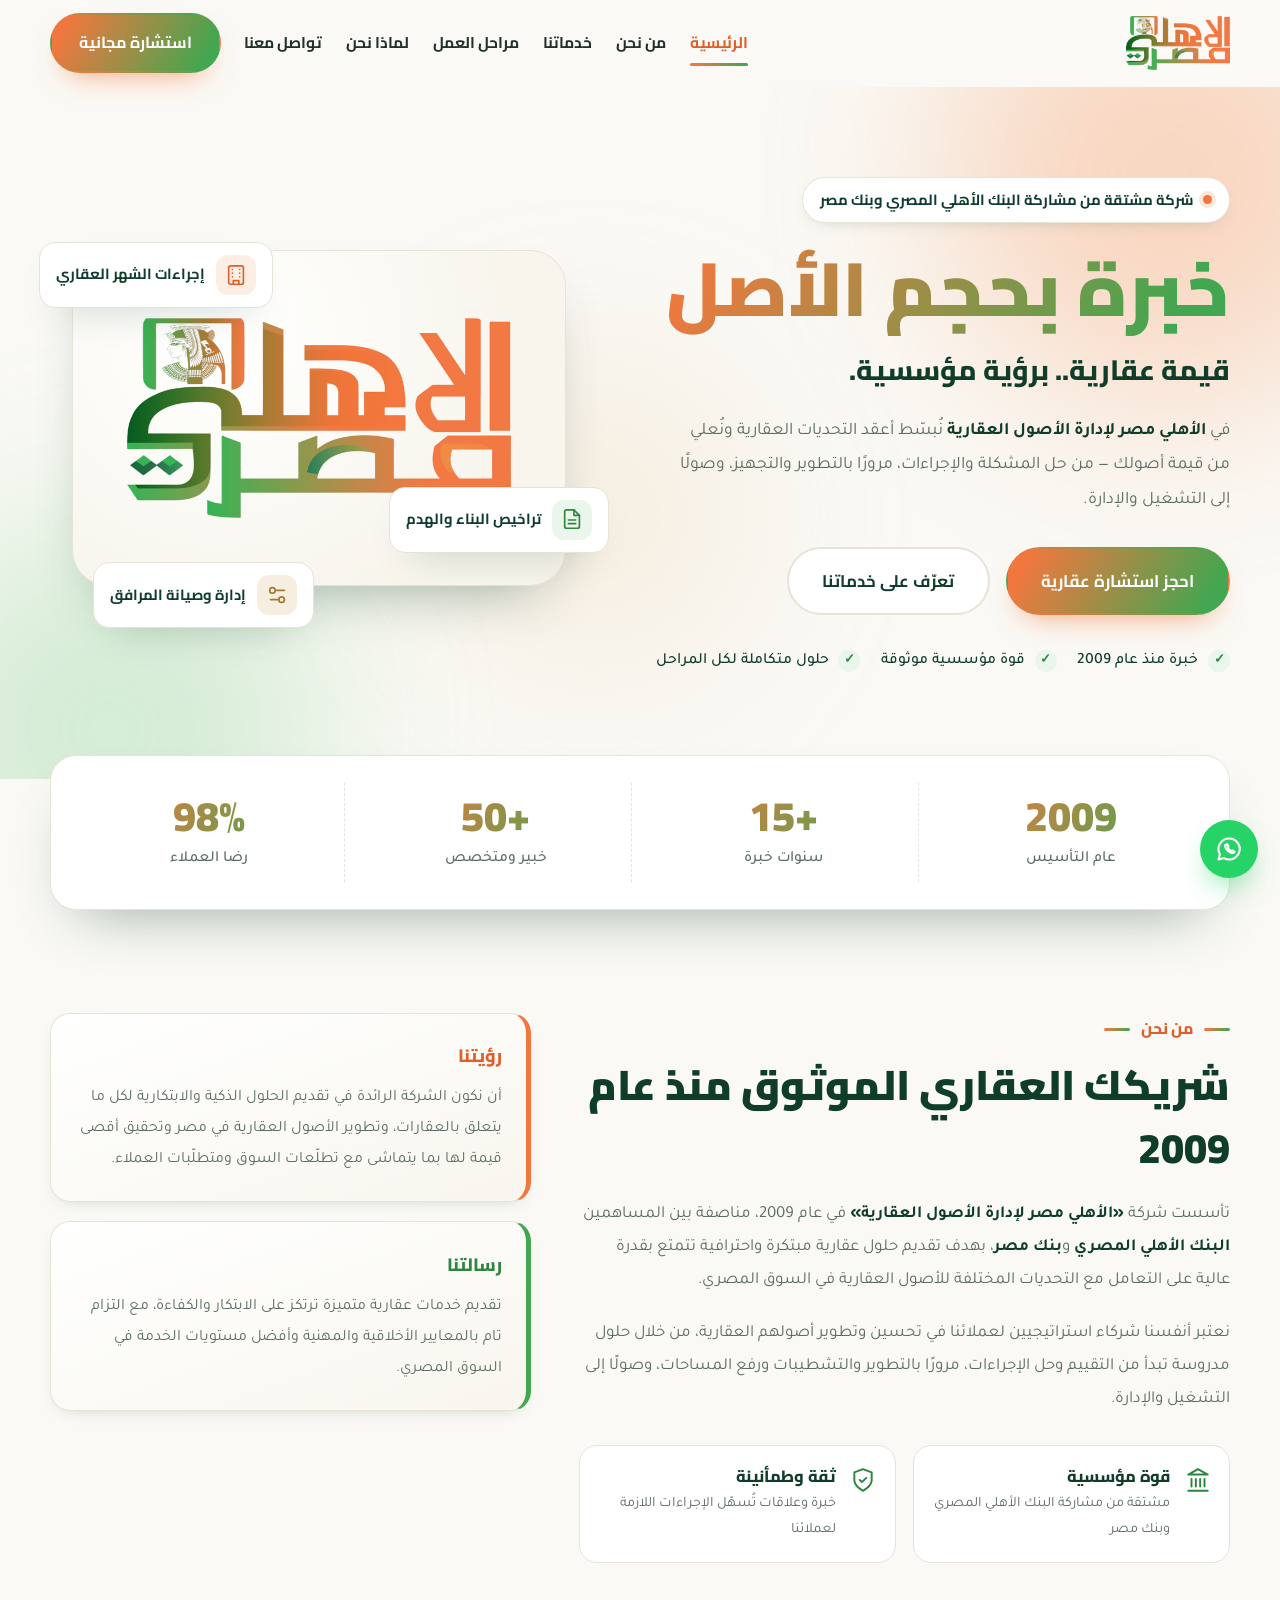
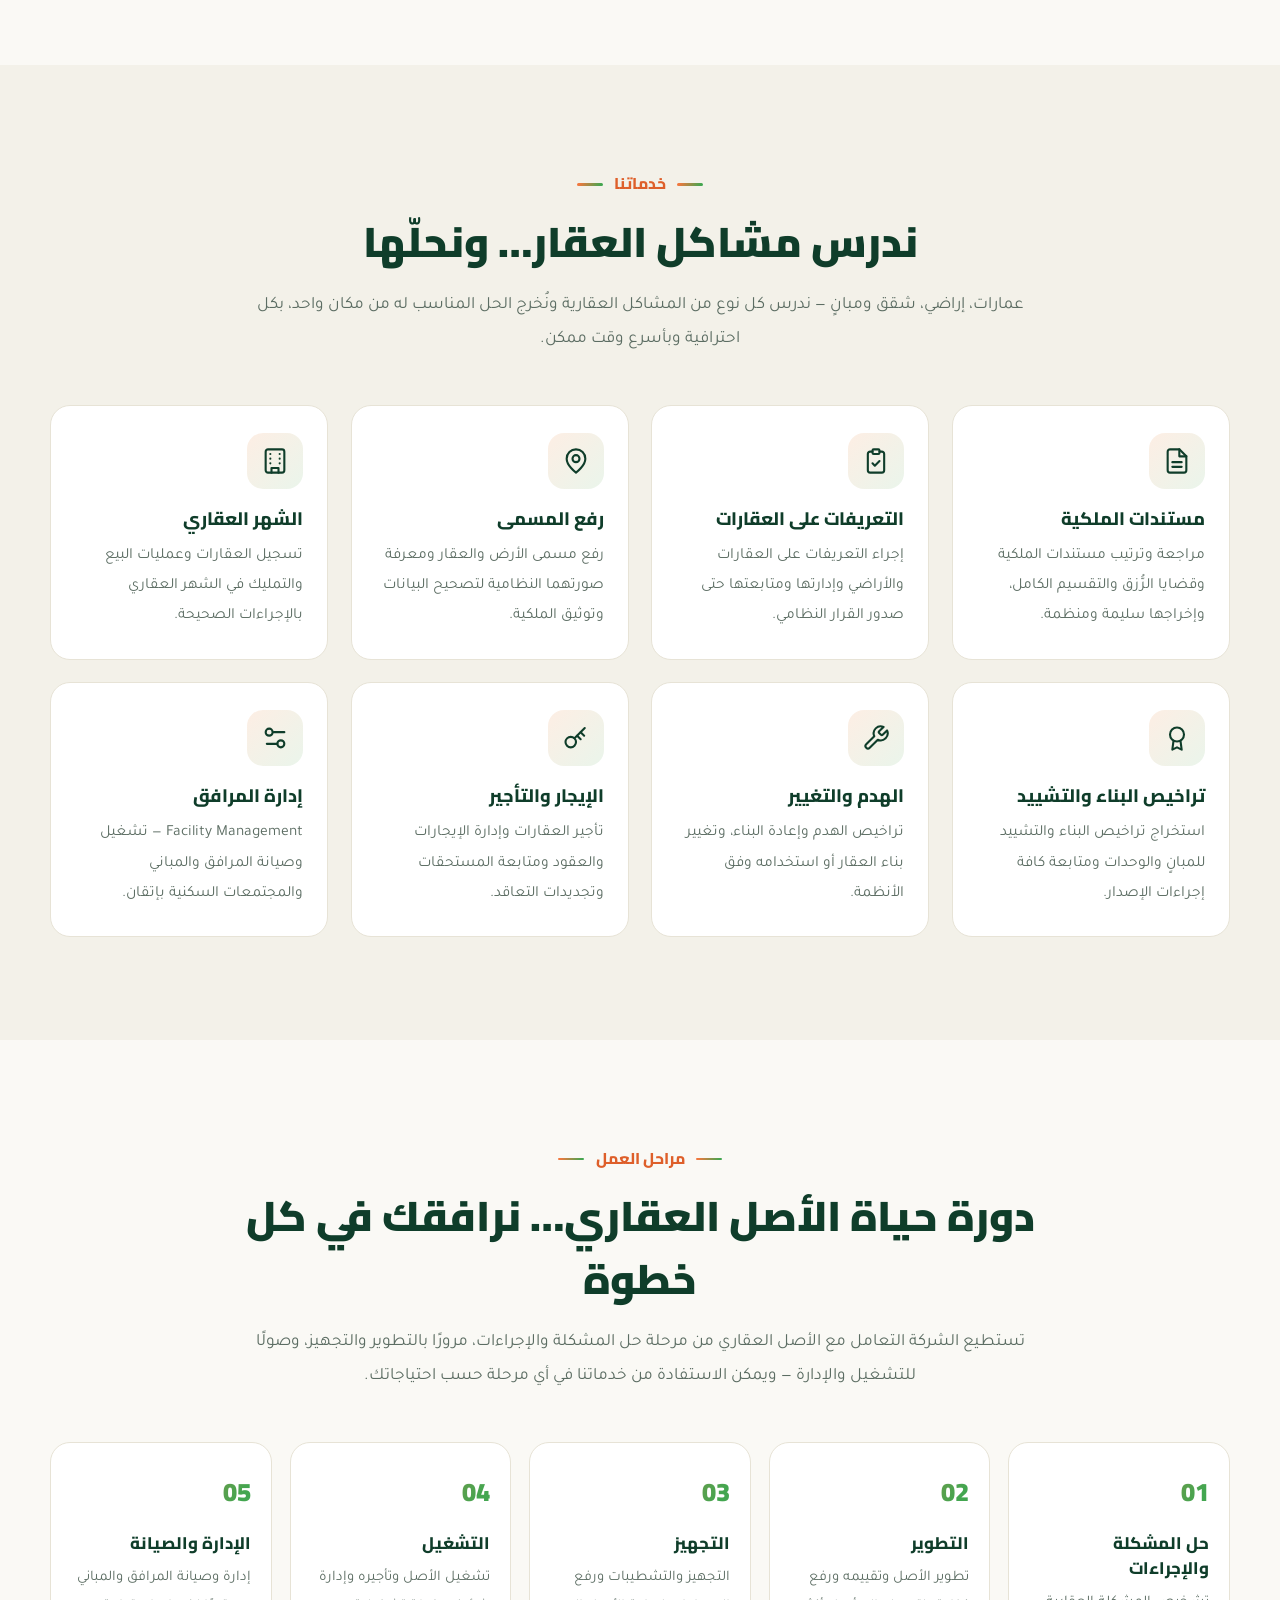
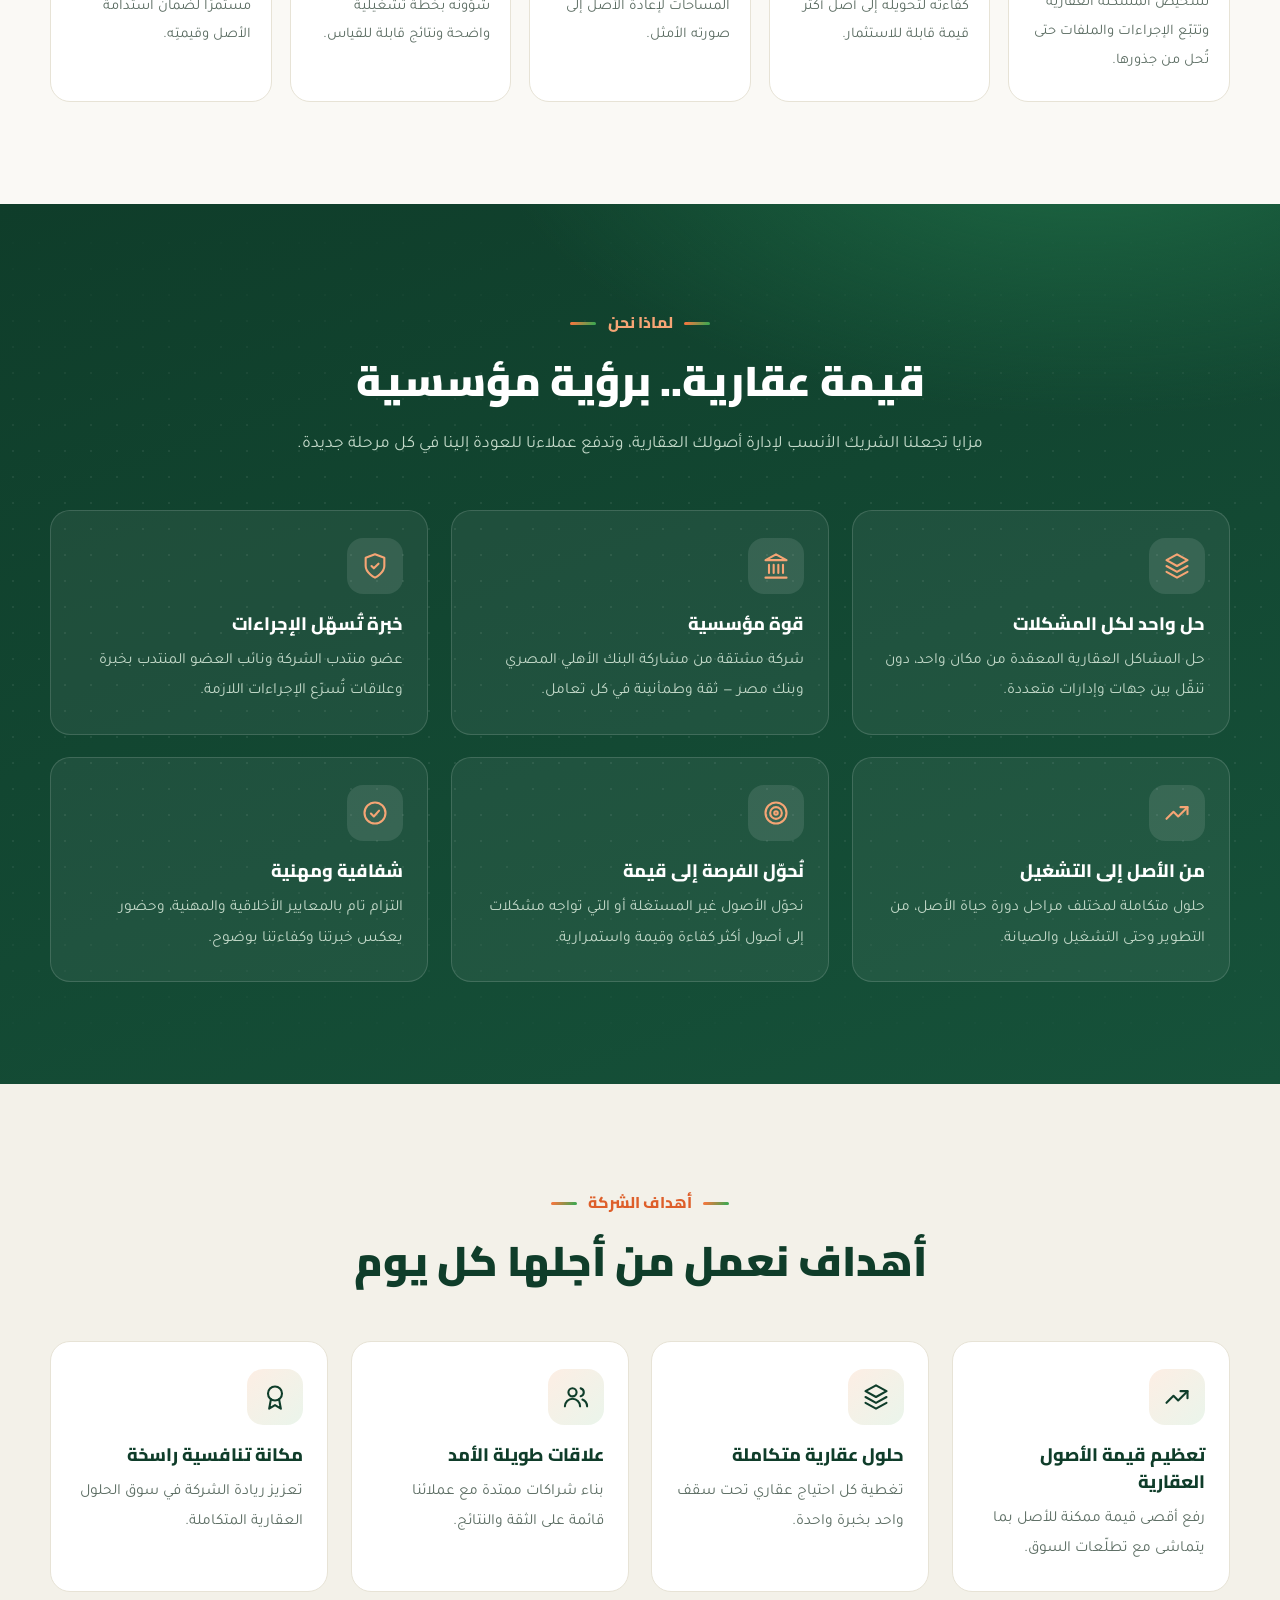
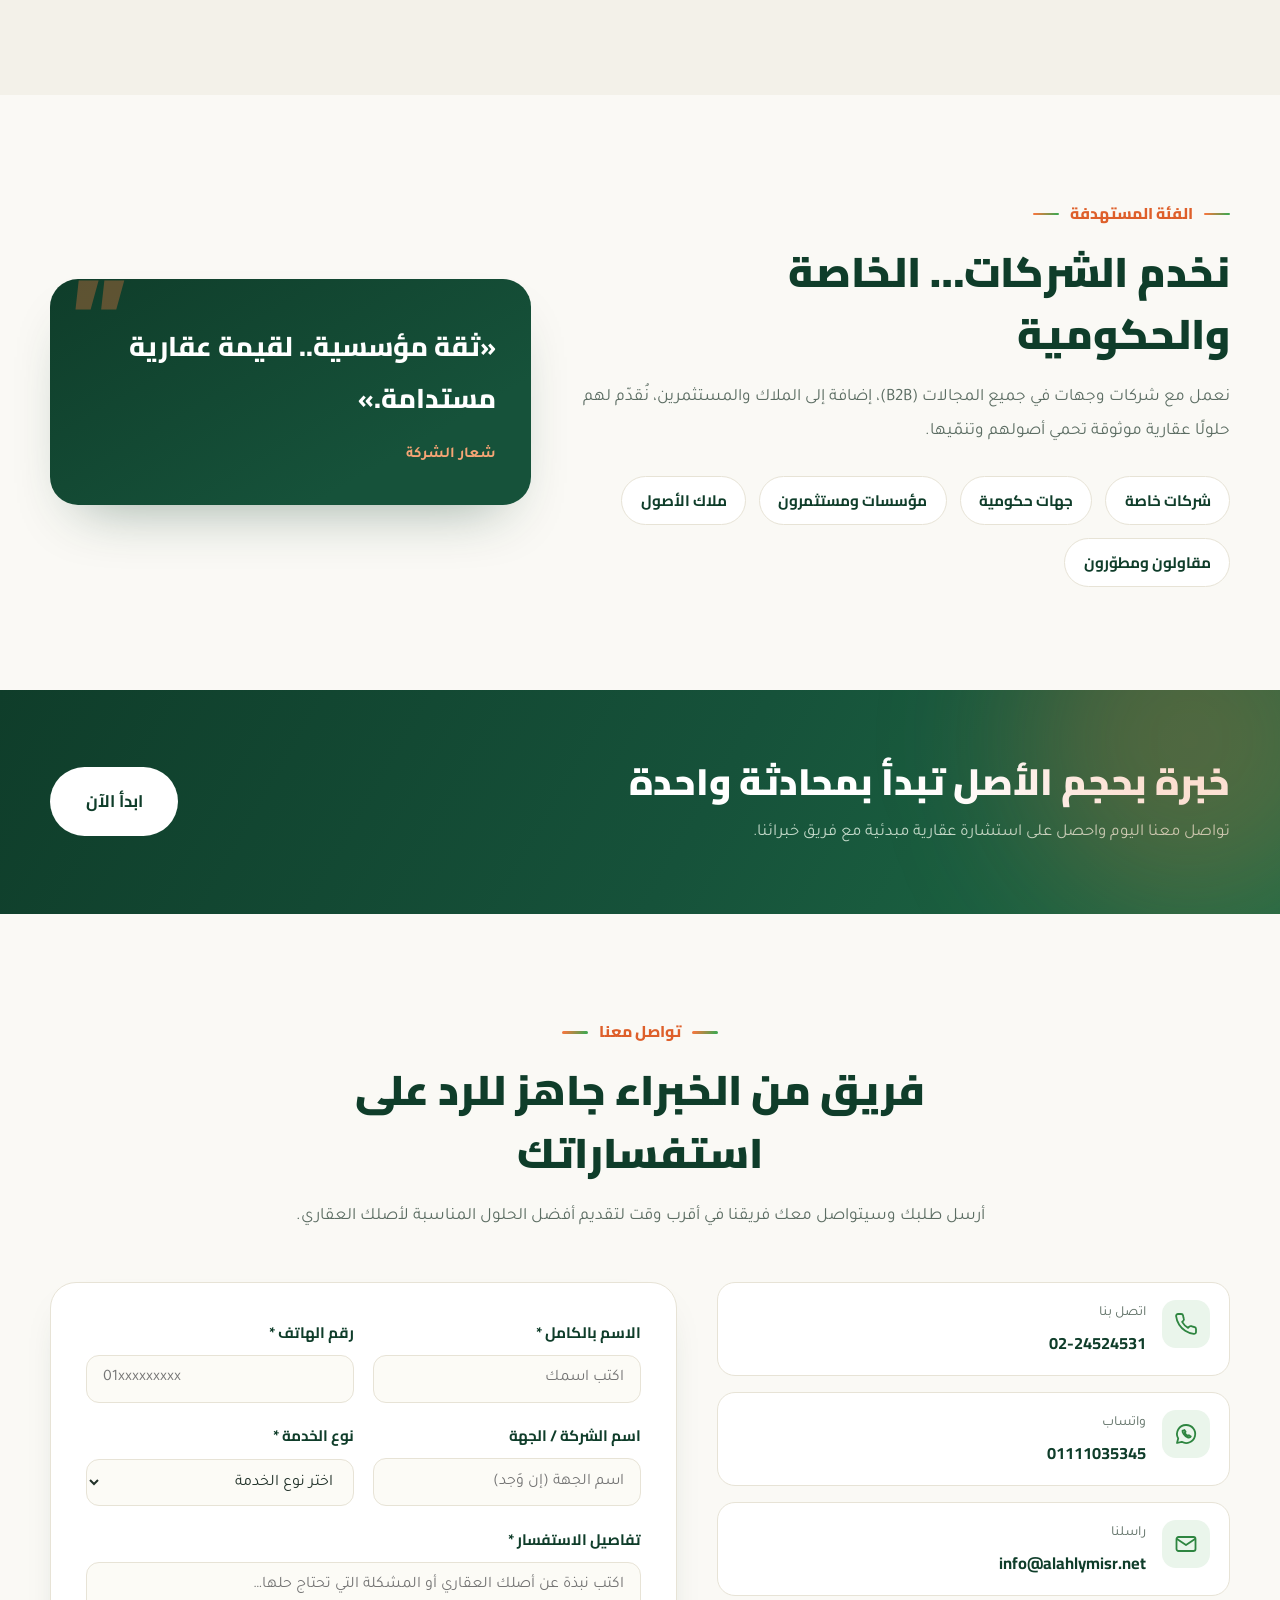
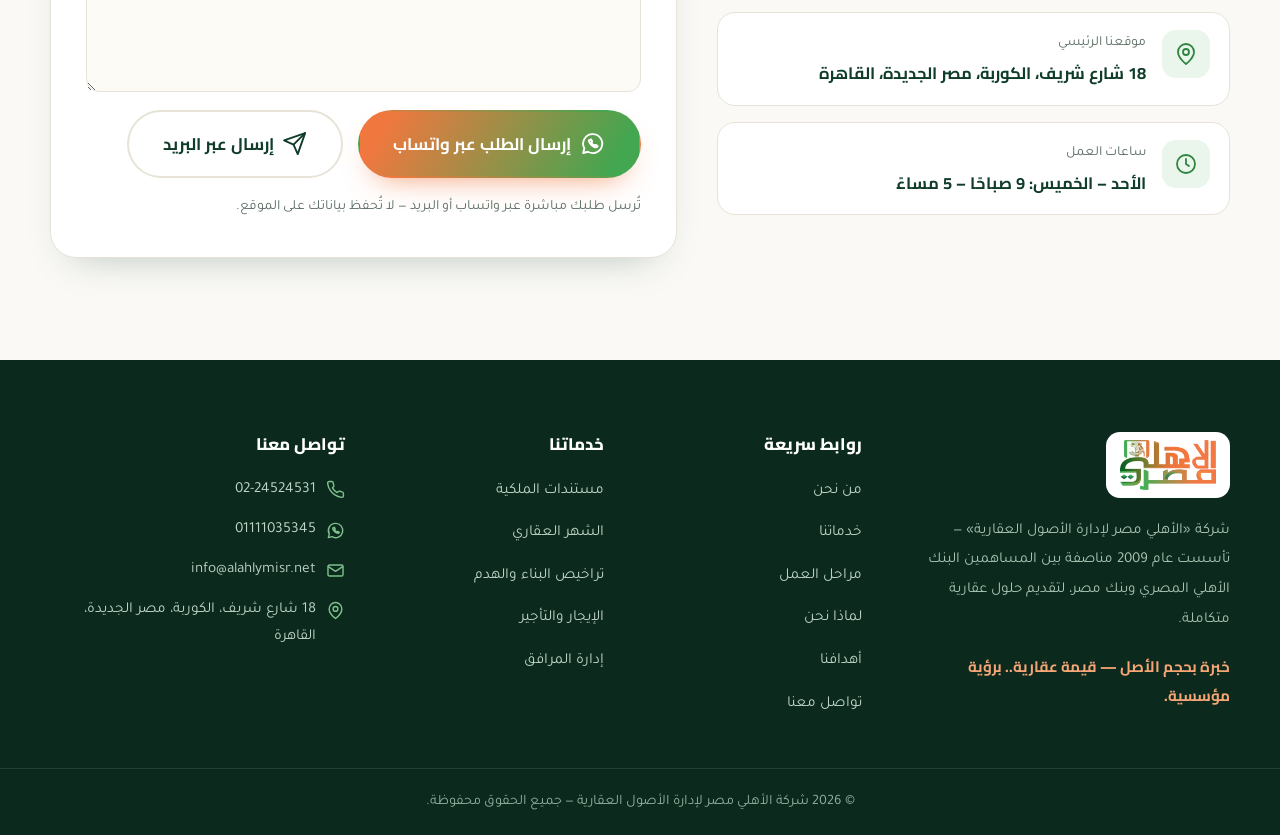
<file: index.html>
<!DOCTYPE html>
<html lang="ar" dir="rtl">
<head>
<meta charset="UTF-8">
<meta name="viewport" content="width=device-width, initial-scale=1.0">
<title>الأهلي مصر لإدارة الأصول العقارية | حلول عقارية متكاملة</title>
<meta name="description" content="شركة الأهلي مصر لإدارة الأصول العقارية، تأسست عام 2009 بشراكة البنك الأهلي المصري وبنك مصر. حلول عقارية متكاملة: مستندات الملكية، الشهر العقاري، تراخيص البناء والهدم، التطوير والتشغيل وإدارة المرافق.">
<meta name="theme-color" content="#FAF9F5">
<meta property="og:type" content="website">
<meta property="og:title" content="الأهلي مصر لإدارة الأصول العقارية | خبرة بحجم الأصل">
<meta property="og:description" content="قيمة عقارية.. برؤية مؤسسية. حلول متكاملة لمراحل دورة حياة الأصل العقاري — من حل المشكلة والإجراءات حتى التشغيل والإدارة.">
<meta property="og:image" content="assets/og-image.jpg">
<meta property="og:locale" content="ar_AR">
<link rel="icon" type="image/png" href="assets/favicon.png">
<link rel="apple-touch-icon" href="assets/favicon.png">
<link rel="preload" href="assets/fonts/cairo-var-arabic.woff2" as="font" type="font/woff2" crossorigin>
<link rel="preload" href="assets/fonts/tajawal-400-arabic.woff2" as="font" type="font/woff2" crossorigin>
<link rel="stylesheet" href="css/style.css">
<script type="application/ld+json">
{
  "@context": "https://schema.org",
  "@type": "Organization",
  "name": "الأهلي مصر لإدارة الأصول العقارية",
  "alternateName": "Al Ahly Misr Asset Management",
  "url": "/",
  "logo": "assets/logo.png",
  "foundingDate": "2009",
  "slogan": "خبرة بحجم الأصل — قيمة عقارية.. برؤية مؤسسية.",
  "email": "info@alahlymisr.net",
  "telephone": "+20-2-24524531",
  "address": {
    "@type": "PostalAddress",
    "streetAddress": "18 شارع شريف، الكوربة",
    "addressLocality": "مصر الجديدة",
    "addressRegion": "القاهرة",
    "addressCountry": "EG"
  }
}
</script>
</head>
<body>

<a class="skip-link" href="#home">تخطي إلى المحتوى</a>

<svg class="sprite" aria-hidden="true" focusable="false" xmlns="http://www.w3.org/2000/svg">
  <defs>
    <symbol id="i-file" viewBox="0 0 24 24" fill="none" stroke="currentColor" stroke-width="1.8" stroke-linecap="round" stroke-linejoin="round">
      <path d="M14 2H6a2 2 0 0 0-2 2v16a2 2 0 0 0 2 2h12a2 2 0 0 0 2-2V8z"/><path d="M14 2v6h6"/><path d="M16 13H8"/><path d="M16 17H8"/>
    </symbol>
    <symbol id="i-clipboard" viewBox="0 0 24 24" fill="none" stroke="currentColor" stroke-width="1.8" stroke-linecap="round" stroke-linejoin="round">
      <path d="M9 4H7a2 2 0 0 0-2 2v14a2 2 0 0 0 2 2h10a2 2 0 0 0 2-2V6a2 2 0 0 0-2-2h-2"/><rect x="9" y="2" width="6" height="4" rx="1"/><path d="m9 14 2 2 4-4"/>
    </symbol>
    <symbol id="i-pin" viewBox="0 0 24 24" fill="none" stroke="currentColor" stroke-width="1.8" stroke-linecap="round" stroke-linejoin="round">
      <path d="M20 10c0 6-8 12-8 12s-8-6-8-12a8 8 0 0 1 16 0z"/><circle cx="12" cy="10" r="3"/>
    </symbol>
    <symbol id="i-building" viewBox="0 0 24 24" fill="none" stroke="currentColor" stroke-width="1.8" stroke-linecap="round" stroke-linejoin="round">
      <rect x="4" y="2" width="16" height="20" rx="2"/><path d="M9 22v-4h6v4"/><path d="M8 6h.01M16 6h.01M8 10h.01M16 10h.01M8 14h.01M16 14h.01"/>
    </symbol>
    <symbol id="i-seal" viewBox="0 0 24 24" fill="none" stroke="currentColor" stroke-width="1.8" stroke-linecap="round" stroke-linejoin="round">
      <circle cx="12" cy="9" r="6"/><path d="M9 14.5 8 22l4-2 4 2-1-7.5"/>
    </symbol>
    <symbol id="i-tool" viewBox="0 0 24 24" fill="none" stroke="currentColor" stroke-width="1.8" stroke-linecap="round" stroke-linejoin="round">
      <path d="M14.7 6.3a1 1 0 0 0 0 1.4l1.6 1.6a1 1 0 0 0 1.4 0l3.77-3.77a6 6 0 0 1-7.94 7.94l-6.91 6.91a2.12 2.12 0 0 1-3-3l6.91-6.91a6 6 0 0 1 7.94-7.94l-3.76 3.76z"/>
    </symbol>
    <symbol id="i-key" viewBox="0 0 24 24" fill="none" stroke="currentColor" stroke-width="1.8" stroke-linecap="round" stroke-linejoin="round">
      <circle cx="7.5" cy="15.5" r="4.5"/><path d="m10.7 12.3 8.8-8.8"/><path d="m16 7 3 3"/><path d="m13 10 3 3"/>
    </symbol>
    <symbol id="i-settings" viewBox="0 0 24 24" fill="none" stroke="currentColor" stroke-width="1.8" stroke-linecap="round" stroke-linejoin="round">
      <path d="M20 7h-9"/><path d="M14 17H5"/><circle cx="17" cy="17" r="3"/><circle cx="7" cy="7" r="3"/>
    </symbol>
    <symbol id="i-shield" viewBox="0 0 24 24" fill="none" stroke="currentColor" stroke-width="1.8" stroke-linecap="round" stroke-linejoin="round">
      <path d="M12 22s8-4 8-10V5l-8-3-8 3v7c0 6 8 10 8 10z"/><path d="m9 12 2 2 4-4"/>
    </symbol>
    <symbol id="i-landmark" viewBox="0 0 24 24" fill="none" stroke="currentColor" stroke-width="1.8" stroke-linecap="round" stroke-linejoin="round">
      <path d="M3 22h18"/><path d="M6 18v-7M10 18v-7M14 18v-7M18 18v-7"/><path d="m12 2 9 5H3l9-5z"/>
    </symbol>
    <symbol id="i-layers" viewBox="0 0 24 24" fill="none" stroke="currentColor" stroke-width="1.8" stroke-linecap="round" stroke-linejoin="round">
      <path d="m12 2 9 5-9 5-9-5 9-5z"/><path d="m3 12 9 5 9-5"/><path d="m3 17 9 5 9-5"/>
    </symbol>
    <symbol id="i-trend" viewBox="0 0 24 24" fill="none" stroke="currentColor" stroke-width="1.8" stroke-linecap="round" stroke-linejoin="round">
      <path d="m3 17 6-6 4 4 8-8"/><path d="M15 7h6v6"/>
    </symbol>
    <symbol id="i-target" viewBox="0 0 24 24" fill="none" stroke="currentColor" stroke-width="1.8" stroke-linecap="round" stroke-linejoin="round">
      <circle cx="12" cy="12" r="9"/><circle cx="12" cy="12" r="5"/><circle cx="12" cy="12" r="1.5"/>
    </symbol>
    <symbol id="i-check-circle" viewBox="0 0 24 24" fill="none" stroke="currentColor" stroke-width="1.8" stroke-linecap="round" stroke-linejoin="round">
      <circle cx="12" cy="12" r="9"/><path d="m8.5 12.5 2.5 2.5 4.5-5"/>
    </symbol>
    <symbol id="i-users" viewBox="0 0 24 24" fill="none" stroke="currentColor" stroke-width="1.8" stroke-linecap="round" stroke-linejoin="round">
      <circle cx="9" cy="8" r="3.5"/><path d="M2.5 20a6.5 6.5 0 0 1 13 0"/><path d="M16 4.6a3.5 3.5 0 0 1 0 6.8"/><path d="M17.5 14.2a6.5 6.5 0 0 1 4 5.8"/>
    </symbol>
    <symbol id="i-award" viewBox="0 0 24 24" fill="none" stroke="currentColor" stroke-width="1.8" stroke-linecap="round" stroke-linejoin="round">
      <circle cx="12" cy="9" r="6"/><path d="m8.5 14-1.5 8 5-3 5 3-1.5-8"/>
    </symbol>
    <symbol id="i-phone" viewBox="0 0 24 24" fill="none" stroke="currentColor" stroke-width="1.8" stroke-linecap="round" stroke-linejoin="round">
      <path d="M22 16.9v3a2 2 0 0 1-2.2 2 19.8 19.8 0 0 1-8.6-3.1 19.5 19.5 0 0 1-6-6A19.8 19.8 0 0 1 2.1 4.2 2 2 0 0 1 4.1 2h3a2 2 0 0 1 2 1.7c.1 1 .4 2 .7 2.9a2 2 0 0 1-.4 2.1L8.1 9.9a16 16 0 0 0 6 6l1.2-1.2a2 2 0 0 1 2.1-.5c1 .4 1.9.6 2.9.8a2 2 0 0 1 1.7 2z"/>
    </symbol>
    <symbol id="i-mail" viewBox="0 0 24 24" fill="none" stroke="currentColor" stroke-width="1.8" stroke-linecap="round" stroke-linejoin="round">
      <rect x="2.5" y="5" width="19" height="14" rx="2"/><path d="m3 7 9 6 9-6"/>
    </symbol>
    <symbol id="i-whatsapp" viewBox="0 0 24 24" fill="none" stroke="currentColor" stroke-width="1.8" stroke-linecap="round" stroke-linejoin="round">
      <path d="M12 3a9 9 0 0 0-7.8 13.5L3 21l4.7-1.2A9 9 0 1 0 12 3z"/><path d="M8.5 8.7c-.3 1.5 1.7 5 4.8 6.4 1 .5 2 .6 2.7.2l.8-.9-1.9-1.2-.9.7c-1.2-.5-2.7-1.9-3.2-3.2l.8-.9-1.2-1.9-.8.8z"/>
    </symbol>
    <symbol id="i-clock" viewBox="0 0 24 24" fill="none" stroke="currentColor" stroke-width="1.8" stroke-linecap="round" stroke-linejoin="round">
      <circle cx="12" cy="12" r="9"/><path d="M12 7v5l3 2"/>
    </symbol>
    <symbol id="i-arrow-up" viewBox="0 0 24 24" fill="none" stroke="currentColor" stroke-width="2" stroke-linecap="round" stroke-linejoin="round">
      <path d="M12 19V5"/><path d="m5 12 7-7 7 7"/>
    </symbol>
    <symbol id="i-send" viewBox="0 0 24 24" fill="none" stroke="currentColor" stroke-width="1.8" stroke-linecap="round" stroke-linejoin="round">
      <path d="M22 2 11 13"/><path d="M22 2l-7 20-4-9-9-4 20-7z"/>
    </symbol>
  </defs>
</svg>

<header class="header" id="header">
  <div class="container header__inner">
    <a class="brand" href="#home" aria-label="الأهلي مصر لإدارة الأصول العقارية">
      <img src="assets/logo.png" alt="شعار الأهلي مصر لإدارة الأصول العقارية" width="150" height="78" loading="eager">
    </a>
    <nav class="nav" id="nav" aria-label="القائمة الرئيسية">
      <ul class="nav__list">
        <li><a class="nav__link" href="#home">الرئيسية</a></li>
        <li><a class="nav__link" href="#about">من نحن</a></li>
        <li><a class="nav__link" href="#services">خدماتنا</a></li>
        <li><a class="nav__link" href="#process">مراحل العمل</a></li>
        <li><a class="nav__link" href="#why">لماذا نحن</a></li>
        <li><a class="nav__link" href="#contact">تواصل معنا</a></li>
      </ul>
    </nav>
    <a class="btn btn--primary header__cta" href="#contact">استشارة مجانية</a>
    <button class="burger" id="burger" type="button" aria-label="فتح القائمة" aria-expanded="false" aria-controls="nav">
      <span></span><span></span><span></span>
    </button>
  </div>
</header>

<main>

<section class="hero" id="home">
  <div class="hero__bg" aria-hidden="true">
    <span class="blob blob--orange"></span>
    <span class="blob blob--green"></span>
    <span class="blob blob--gold"></span>
  </div>
  <div class="container hero__inner">
    <div class="hero__content">
      <p class="hero__eyebrow" data-reveal>
        <span class="dot"></span> شركة مشتقة من مشاركة البنك الأهلي المصري وبنك مصر
      </p>
      <h1 class="hero__title" data-reveal>خبرة بحجم الأصل</h1>
      <p class="hero__tagline" data-reveal>قيمة عقارية.. برؤية مؤسسية.</p>
      <p class="hero__lead" data-reveal>
        في <strong>الأهلي مصر لإدارة الأصول العقارية</strong> نُبسّط أعقد التحديات العقارية ونُعلي من قيمة أصولك —
        من حل المشكلة والإجراءات، مرورًا بالتطوير والتجهيز، وصولًا إلى التشغيل والإدارة.
      </p>
      <div class="hero__actions" data-reveal>
        <a class="btn btn--primary btn--lg" href="#contact">احجز استشارة عقارية</a>
        <a class="btn btn--ghost btn--lg" href="#services">تعرّف على خدماتنا</a>
      </div>
      <ul class="hero__trust" data-reveal>
        <li><span class="check" aria-hidden="true">✓</span> خبرة منذ عام 2009</li>
        <li><span class="check" aria-hidden="true">✓</span> قوة مؤسسية موثوقة</li>
        <li><span class="check" aria-hidden="true">✓</span> حلول متكاملة لكل المراحل</li>
      </ul>
    </div>
    <div class="hero__visual" data-reveal>
      <div class="hero__logo-ring">
        <img src="assets/logo.png" alt="شعار الأهلي مصر" width="460" height="240" loading="eager">
      </div>
      <div class="float-card float-card--1">
        <span class="float-card__icon"><svg class="ico"><use href="#i-building"/></svg></span>
        <span class="float-card__text">إجراءات الشهر العقاري</span>
      </div>
      <div class="float-card float-card--2">
        <span class="float-card__icon"><svg class="ico"><use href="#i-file"/></svg></span>
        <span class="float-card__text">تراخيص البناء والهدم</span>
      </div>
      <div class="float-card float-card--3">
        <span class="float-card__icon"><svg class="ico"><use href="#i-settings"/></svg></span>
        <span class="float-card__text">إدارة وصيانة المرافق</span>
      </div>
    </div>
  </div>
</section>

<section class="stats" aria-label="أرقام الشركة">
  <div class="container">
    <div class="stats__grid">
      <div class="stat" data-reveal>
        <span class="stat__num" data-count="2009" data-suffix="" dir="ltr">2009</span>
        <span class="stat__label">عام التأسيس</span>
      </div>
      <div class="stat" data-reveal>
        <span class="stat__num" data-count="15" data-suffix="+" dir="ltr">15+</span>
        <span class="stat__label">سنوات خبرة</span>
      </div>
      <div class="stat" data-reveal>
        <span class="stat__num" data-count="50" data-suffix="+" dir="ltr">50+</span>
        <span class="stat__label">خبير ومتخصص</span>
      </div>
      <div class="stat" data-reveal>
        <span class="stat__num" data-count="98" data-suffix="%" dir="ltr">98%</span>
        <span class="stat__label">رضا العملاء</span>
      </div>
    </div>
  </div>
</section>

<section class="section" id="about">
  <div class="container">
    <div class="about__grid">
      <div class="about__text">
        <p class="section__eyebrow" data-reveal>من نحن</p>
        <h2 class="section__title" data-reveal>شريكك العقاري الموثوق منذ عام 2009</h2>
        <p class="about__p" data-reveal>
          تأسست شركة <strong>«الأهلي مصر لإدارة الأصول العقارية»</strong> في عام 2009، مناصفة بين المساهمين
          <strong>البنك الأهلي المصري</strong> و<strong>بنك مصر</strong>، بهدف تقديم حلول عقارية مبتكرة واحترافية
          تتمتع بقدرة عالية على التعامل مع التحديات المختلفة للأصول العقارية في السوق المصري.
        </p>
        <p class="about__p" data-reveal>
          نعتبر أنفسنا شركاء استراتيجيين لعملائنا في تحسين وتطوير أصولهم العقارية، من خلال حلول مدروسة
          تبدأ من التقييم وحل الإجراءات، مرورًا بالتطوير والتشطيبات ورفع المساحات، وصولًا إلى التشغيل والإدارة.
        </p>
        <div class="about__highlights" data-reveal>
          <div class="highlight">
            <svg class="ico"><use href="#i-landmark"/></svg>
            <div><h3>قوة مؤسسية</h3><p>مشتقة من مشاركة البنك الأهلي المصري وبنك مصر</p></div>
          </div>
          <div class="highlight">
            <svg class="ico"><use href="#i-shield"/></svg>
            <div><h3>ثقة وطمأنينة</h3><p>خبرة وعلاقات تُسهّل الإجراءات اللازمة لعملائنا</p></div>
          </div>
        </div>
      </div>
      <div class="about__side" data-reveal>
        <article class="side-card">
          <span class="side-card__badge">رؤيتنا</span>
          <p>أن نكون الشركة الرائدة في تقديم الحلول الذكية والابتكارية لكل ما يتعلق بالعقارات، وتطوير الأصول العقارية في مصر وتحقيق أقصى قيمة لها بما يتماشى مع تطلّعات السوق ومتطلّبات العملاء.</p>
        </article>
        <article class="side-card side-card--alt">
          <span class="side-card__badge">رسالتنا</span>
          <p>تقديم خدمات عقارية متميزة ترتكز على الابتكار والكفاءة، مع التزام تام بالمعايير الأخلاقية والمهنية وأفضل مستويات الخدمة في السوق المصري.</p>
        </article>
      </div>
    </div>
  </div>
</section>
<section class="section section--alt" id="services">
  <div class="container">
    <div class="section__head">
      <p class="section__eyebrow" data-reveal>خدماتنا</p>
      <h2 class="section__title" data-reveal>ندرس مشاكل العقار… ونحلّها</h2>
      <p class="section__desc" data-reveal>
        عمارات، إراضي، شقق ومبانٍ — ندرس كل نوع من المشاكل العقارية ونُخرج الحل المناسب له من مكان واحد،
        بكل احترافية وبأسرع وقت ممكن.
      </p>
    </div>
    <div class="cards cards--4">
      <article class="card" data-reveal>
        <span class="card__icon"><svg class="ico"><use href="#i-file"/></svg></span>
        <h3 class="card__title">مستندات الملكية</h3>
        <p class="card__text">مراجعة وترتيب مستندات الملكية وقضايا الرُّزق والتقسيم الكامل، وإخراجها سليمة ومنظمة.</p>
      </article>
      <article class="card" data-reveal>
        <span class="card__icon"><svg class="ico"><use href="#i-clipboard"/></svg></span>
        <h3 class="card__title">التعريفات على العقارات</h3>
        <p class="card__text">إجراء التعريفات على العقارات والأراضي وإدارتها ومتابعتها حتى صدور القرار النظامي.</p>
      </article>
      <article class="card" data-reveal>
        <span class="card__icon"><svg class="ico"><use href="#i-pin"/></svg></span>
        <h3 class="card__title">رفع المسمى</h3>
        <p class="card__text">رفع مسمى الأرض والعقار ومعرفة صورتهما النظامية لتصحيح البيانات وتوثيق الملكية.</p>
      </article>
      <article class="card" data-reveal>
        <span class="card__icon"><svg class="ico"><use href="#i-building"/></svg></span>
        <h3 class="card__title">الشهر العقاري</h3>
        <p class="card__text">تسجيل العقارات وعمليات البيع والتمليك في الشهر العقاري بالإجراءات الصحيحة.</p>
      </article>
      <article class="card" data-reveal>
        <span class="card__icon"><svg class="ico"><use href="#i-seal"/></svg></span>
        <h3 class="card__title">تراخيص البناء والتشييد</h3>
        <p class="card__text">استخراج تراخيص البناء والتشييد للمبانٍ والوحدات ومتابعة كافة إجراءات الإصدار.</p>
      </article>
      <article class="card" data-reveal>
        <span class="card__icon"><svg class="ico"><use href="#i-tool"/></svg></span>
        <h3 class="card__title">الهدم والتغيير</h3>
        <p class="card__text">تراخيص الهدم وإعادة البناء، وتغيير بناء العقار أو استخدامه وفق الأنظمة.</p>
      </article>
      <article class="card" data-reveal>
        <span class="card__icon"><svg class="ico"><use href="#i-key"/></svg></span>
        <h3 class="card__title">الإيجار والتأجير</h3>
        <p class="card__text">تأجير العقارات وإدارة الإيجارات والعقود ومتابعة المستحقات وتجديدات التعاقد.</p>
      </article>
      <article class="card" data-reveal>
        <span class="card__icon"><svg class="ico"><use href="#i-settings"/></svg></span>
        <h3 class="card__title">إدارة المرافق</h3>
        <p class="card__text">Facility Management — تشغيل وصيانة المرافق والمباني والمجتمعات السكنية بإتقان.</p>
      </article>
    </div>
  </div>
</section>
<section class="section" id="process">
  <div class="container">
    <div class="section__head">
      <p class="section__eyebrow" data-reveal>مراحل العمل</p>
      <h2 class="section__title" data-reveal>دورة حياة الأصل العقاري… نرافقك في كل خطوة</h2>
      <p class="section__desc" data-reveal>
        تستطيع الشركة التعامل مع الأصل العقاري من مرحلة حل المشكلة والإجراءات، مرورًا بالتطوير والتجهيز،
        وصولًا للتشغيل والإدارة — ويمكن الاستفادة من خدماتنا في أي مرحلة حسب احتياجاتك.
      </p>
    </div>
    <ol class="process">
      <li class="process__item" data-reveal>
        <span class="process__num">01</span>
        <h3>حل المشكلة والإجراءات</h3>
        <p>تشخيص المشكلة العقارية وتتبّع الإجراءات والملفات حتى تُحل من جذورها.</p>
      </li>
      <li class="process__item" data-reveal>
        <span class="process__num">02</span>
        <h3>التطوير</h3>
        <p>تطوير الأصل وتقييمه ورفع كفاءته لتحويله إلى أصل أكثر قيمة قابلة للاستثمار.</p>
      </li>
      <li class="process__item" data-reveal>
        <span class="process__num">03</span>
        <h3>التجهيز</h3>
        <p>التجهيز والتشطيبات ورفع المساحات لإعادة الأصل إلى صورته الأمثل.</p>
      </li>
      <li class="process__item" data-reveal>
        <span class="process__num">04</span>
        <h3>التشغيل</h3>
        <p>تشغيل الأصل وتأجيره وإدارة شؤونه بخطة تشغيلية واضحة ونتائج قابلة للقياس.</p>
      </li>
      <li class="process__item" data-reveal>
        <span class="process__num">05</span>
        <h3>الإدارة والصيانة</h3>
        <p>إدارة وصيانة المرافق والمباني مستمرًا لضمان استدامة الأصل وقيمتِه.</p>
      </li>
    </ol>
  </div>
</section>
<section class="section section--forest" id="why">
  <div class="container">
    <div class="section__head section__head--light">
      <p class="section__eyebrow" data-reveal>لماذا نحن</p>
      <h2 class="section__title" data-reveal>قيمة عقارية.. برؤية مؤسسية</h2>
      <p class="section__desc" data-reveal>
        مزايا تجعلنا الشريك الأنسب لإدارة أصولك العقارية، وتدفع عملاءنا للعودة إلينا في كل مرحلة جديدة.
      </p>
    </div>
    <div class="cards cards--3 cards--light">
      <article class="card" data-reveal>
        <span class="card__icon"><svg class="ico"><use href="#i-layers"/></svg></span>
        <h3 class="card__title">حل واحد لكل المشكلات</h3>
        <p class="card__text">حل المشاكل العقارية المعقدة من مكان واحد، دون تنقّل بين جهات وإدارات متعددة.</p>
      </article>
      <article class="card" data-reveal>
        <span class="card__icon"><svg class="ico"><use href="#i-landmark"/></svg></span>
        <h3 class="card__title">قوة مؤسسية</h3>
        <p class="card__text">شركة مشتقة من مشاركة البنك الأهلي المصري وبنك مصر — ثقة وطمأنينة في كل تعامل.</p>
      </article>
      <article class="card" data-reveal>
        <span class="card__icon"><svg class="ico"><use href="#i-shield"/></svg></span>
        <h3 class="card__title">خبرة تُسهّل الإجراءات</h3>
        <p class="card__text">عضو منتدب الشركة ونائب العضو المنتدب بخبرة وعلاقات تُسرّع الإجراءات اللازمة.</p>
      </article>
      <article class="card" data-reveal>
        <span class="card__icon"><svg class="ico"><use href="#i-trend"/></svg></span>
        <h3 class="card__title">من الأصل إلى التشغيل</h3>
        <p class="card__text">حلول متكاملة لمختلف مراحل دورة حياة الأصل، من التطوير وحتى التشغيل والصيانة.</p>
      </article>
      <article class="card" data-reveal>
        <span class="card__icon"><svg class="ico"><use href="#i-target"/></svg></span>
        <h3 class="card__title">نُحوّل الفرصة إلى قيمة</h3>
        <p class="card__text">نحوّل الأصول غير المستغلة أو التي تواجه مشكلات إلى أصول أكثر كفاءة وقيمة واستمرارية.</p>
      </article>
      <article class="card" data-reveal>
        <span class="card__icon"><svg class="ico"><use href="#i-check-circle"/></svg></span>
        <h3 class="card__title">شفافية ومهنية</h3>
        <p class="card__text">التزام تام بالمعايير الأخلاقية والمهنية، وحضور يعكس خبرتنا وكفاءتنا بوضوح.</p>
      </article>
    </div>
  </div>
</section>
<section class="section section--alt" id="goals">
  <div class="container">
    <div class="section__head">
      <p class="section__eyebrow" data-reveal>أهداف الشركة</p>
      <h2 class="section__title" data-reveal>أهداف نعمل من أجلها كل يوم</h2>
    </div>
    <div class="cards cards--4">
      <article class="card card--goal" data-reveal>
        <span class="card__icon"><svg class="ico"><use href="#i-trend"/></svg></span>
        <h3 class="card__title">تعظيم قيمة الأصول العقارية</h3>
        <p class="card__text">رفع أقصى قيمة ممكنة للأصل بما يتماشى مع تطلّعات السوق.</p>
      </article>
      <article class="card card--goal" data-reveal>
        <span class="card__icon"><svg class="ico"><use href="#i-layers"/></svg></span>
        <h3 class="card__title">حلول عقارية متكاملة</h3>
        <p class="card__text">تغطية كل احتياج عقاري تحت سقف واحد بخبرة واحدة.</p>
      </article>
      <article class="card card--goal" data-reveal>
        <span class="card__icon"><svg class="ico"><use href="#i-users"/></svg></span>
        <h3 class="card__title">علاقات طويلة الأمد</h3>
        <p class="card__text">بناء شراكات ممتدة مع عملائنا قائمة على الثقة والنتائج.</p>
      </article>
      <article class="card card--goal" data-reveal>
        <span class="card__icon"><svg class="ico"><use href="#i-award"/></svg></span>
        <h3 class="card__title">مكانة تنافسية راسخة</h3>
        <p class="card__text">تعزيز ريادة الشركة في سوق الحلول العقارية المتكاملة.</p>
      </article>
    </div>
  </div>
</section>
<section class="section audience" id="audience">
  <div class="container audience__grid">
    <div class="audience__text">
      <p class="section__eyebrow" data-reveal>الفئة المستهدفة</p>
      <h2 class="section__title" data-reveal>نخدم الشركات… الخاصة والحكومية</h2>
      <p class="section__desc" data-reveal>
        نعمل مع شركات وجهات في جميع المجالات (B2B)، إضافة إلى الملاك والمستثمرين،
        نُقدّم لهم حلولًا عقارية موثوقة تحمي أصولهم وتنمّيها.
      </p>
      <ul class="chips" data-reveal>
        <li class="chip">شركات خاصة</li>
        <li class="chip">جهات حكومية</li>
        <li class="chip">مؤسسات ومستثمرون</li>
        <li class="chip">ملاك الأصول</li>
        <li class="chip">مقاولون ومطوّرون</li>
      </ul>
    </div>
    <div class="audience__panel" data-reveal>
      <blockquote class="quote">
        <p>«ثقة مؤسسية.. لقيمة عقارية مستدامة.»</p>
        <footer>شعار الشركة</footer>
      </blockquote>
    </div>
  </div>
</section>
<section class="cta-band">
  <div class="container cta-band__inner" data-reveal>
    <div class="cta-band__text">
      <h2>خبرة بحجم الأصل تبدأ بمحادثة واحدة</h2>
      <p>تواصل معنا اليوم واحصل على استشارة عقارية مبدئية مع فريق خبرائنا.</p>
    </div>
    <a class="btn btn--light btn--lg" href="#contact">ابدأ الآن</a>
  </div>
</section>
<section class="section" id="contact">
  <div class="container">
    <div class="section__head">
      <p class="section__eyebrow" data-reveal>تواصل معنا</p>
      <h2 class="section__title" data-reveal>فريق من الخبراء جاهز للرد على استفساراتك</h2>
      <p class="section__desc" data-reveal>أرسل طلبك وسيتواصل معك فريقنا في أقرب وقت لتقديم أفضل الحلول المناسبة لأصلك العقاري.</p>
    </div>
    <div class="contact__grid">
      <div class="contact__info" data-reveal>
        <a class="info-item" href="tel:+20224524531">
          <span class="info-item__icon"><svg class="ico"><use href="#i-phone"/></svg></span>
          <span class="info-item__body"><small>اتصل بنا</small><b dir="ltr">02-24524531</b></span>
        </a>
        <a class="info-item" href="https://wa.me/201111035345" target="_blank" rel="noopener">
          <span class="info-item__icon"><svg class="ico"><use href="#i-whatsapp"/></svg></span>
          <span class="info-item__body"><small>واتساب</small><b dir="ltr">01111035345</b></span>
        </a>
        <a class="info-item" href="mailto:info@alahlymisr.net">
          <span class="info-item__icon"><svg class="ico"><use href="#i-mail"/></svg></span>
          <span class="info-item__body"><small>راسلنا</small><b dir="ltr">info@alahlymisr.net</b></span>
        </a>
        <a class="info-item" href="https://maps.google.com/?q=18+شارع+شريف+الكوربة+مصر+الجديدة+القاهرة" target="_blank" rel="noopener">
          <span class="info-item__icon"><svg class="ico"><use href="#i-pin"/></svg></span>
          <span class="info-item__body"><small>موقعنا الرئيسي</small><b>18 شارع شريف، الكوربة، مصر الجديدة، القاهرة</b></span>
        </a>
        <div class="info-item">
          <span class="info-item__icon"><svg class="ico"><use href="#i-clock"/></svg></span>
          <span class="info-item__body"><small>ساعات العمل</small><b>الأحد – الخميس: 9 صباحًا – 5 مساءً</b></span>
        </div>
      </div>
      <form class="form" id="leadForm" data-reveal novalidate>
        <div class="form__row">
          <label class="field">
            <span>الاسم بالكامل *</span>
            <input type="text" name="name" id="f-name" placeholder="اكتب اسمك" required autocomplete="name">
          </label>
          <label class="field">
            <span>رقم الهاتف *</span>
            <input type="tel" name="phone" id="f-phone" placeholder="01xxxxxxxxx" required autocomplete="tel" dir="ltr">
          </label>
        </div>
        <div class="form__row">
          <label class="field">
            <span>اسم الشركة / الجهة</span>
            <input type="text" name="company" id="f-company" placeholder="اسم الجهة (إن وُجد)" autocomplete="organization">
          </label>
          <label class="field">
            <span>نوع الخدمة *</span>
            <select name="service" id="f-service" required>
              <option value="" selected disabled>اختر نوع الخدمة</option>
              <option>مستندات الملكية والرزق والتقسيم</option>
              <option>التعريفات على العقارات والأراضي</option>
              <option>رفع المسمى</option>
              <option>تسجيل العقارات في الشهر العقاري</option>
              <option>تراخيص البناء والتشييد</option>
              <option>تراخيص الهدم والتغيير</option>
              <option>الإيجار والتأجير</option>
              <option>إدارة المرافق (Facility Management)</option>
              <option>تطوير وإدارة الأصول العقارية</option>
              <option>استشارة عقارية أخرى</option>
            </select>
          </label>
        </div>
        <label class="field">
          <span>تفاصيل الاستفسار *</span>
          <textarea name="message" id="f-message" rows="5" placeholder="اكتب نبذة عن أصلك العقاري أو المشكلة التي تحتاج حلها…" required></textarea>
        </label>
        <div class="form__actions">
          <button class="btn btn--primary btn--lg" type="submit" id="sendWa">
            <svg class="ico"><use href="#i-whatsapp"/></svg> إرسال الطلب عبر واتساب
          </button>
          <button class="btn btn--ghost btn--lg" type="button" id="sendMail">
            <svg class="ico"><use href="#i-send"/></svg> إرسال عبر البريد
          </button>
        </div>
        <p class="form__note" id="formNote" role="status" aria-live="polite">تُرسل طلبك مباشرة عبر واتساب أو البريد — لا تُحفظ بياناتك على الموقع.</p>
      </form>
    </div>
  </div>
</section>
</main>

<footer class="footer">
  <div class="container footer__grid">
    <div class="footer__brand">
      <img src="assets/logo.png" alt="شعار الأهلي مصر لإدارة الأصول العقارية" width="170" height="88" loading="lazy">
      <p>شركة «الأهلي مصر لإدارة الأصول العقارية» — تأسست عام 2009 مناصفة بين المساهمين البنك الأهلي المصري وبنك مصر، لتقديم حلول عقارية متكاملة.</p>
      <p class="footer__slogan">خبرة بحجم الأصل — قيمة عقارية.. برؤية مؤسسية.</p>
    </div>
    <nav class="footer__col" aria-label="روابط سريعة">
      <h3>روابط سريعة</h3>
      <ul>
        <li><a href="#about">من نحن</a></li>
        <li><a href="#services">خدماتنا</a></li>
        <li><a href="#process">مراحل العمل</a></li>
        <li><a href="#why">لماذا نحن</a></li>
        <li><a href="#goals">أهدافنا</a></li>
        <li><a href="#contact">تواصل معنا</a></li>
      </ul>
    </nav>
    <nav class="footer__col" aria-label="خدماتنا">
      <h3>خدماتنا</h3>
      <ul>
        <li><a href="#services">مستندات الملكية</a></li>
        <li><a href="#services">الشهر العقاري</a></li>
        <li><a href="#services">تراخيص البناء والهدم</a></li>
        <li><a href="#services">الإيجار والتأجير</a></li>
        <li><a href="#services">إدارة المرافق</a></li>
      </ul>
    </nav>
    <div class="footer__col">
      <h3>تواصل معنا</h3>
      <ul class="footer__contact">
        <li><svg class="ico"><use href="#i-phone"/></svg><a href="tel:+20224524531" dir="ltr">02-24524531</a></li>
        <li><svg class="ico"><use href="#i-whatsapp"/></svg><a href="https://wa.me/201111035345" target="_blank" rel="noopener" dir="ltr">01111035345</a></li>
        <li><svg class="ico"><use href="#i-mail"/></svg><a href="mailto:info@alahlymisr.net" dir="ltr">info@alahlymisr.net</a></li>
        <li><svg class="ico"><use href="#i-pin"/></svg><span>18 شارع شريف، الكوربة، مصر الجديدة، القاهرة</span></li>
      </ul>
    </div>
  </div>
  <div class="footer__bottom">
    <div class="container">
      <p>© <span id="year">2026</span> شركة الأهلي مصر لإدارة الأصول العقارية — جميع الحقوق محفوظة.</p>
    </div>
  </div>
</footer>

<a class="wa-fab" href="https://wa.me/201111035345" target="_blank" rel="noopener" aria-label="تواصل عبر واتساب">
  <svg class="ico"><use href="#i-whatsapp"/></svg>
</a>


<button class="to-top" id="toTop" type="button" aria-label="العودة إلى الأعلى">
  <svg class="ico"><use href="#i-arrow-up"/></svg>
</button>

<script src="js/content-default.js"></script>
<script src="js/content.js"></script>
<script src="js/main.js"></script>
</body>
</html>
</file>
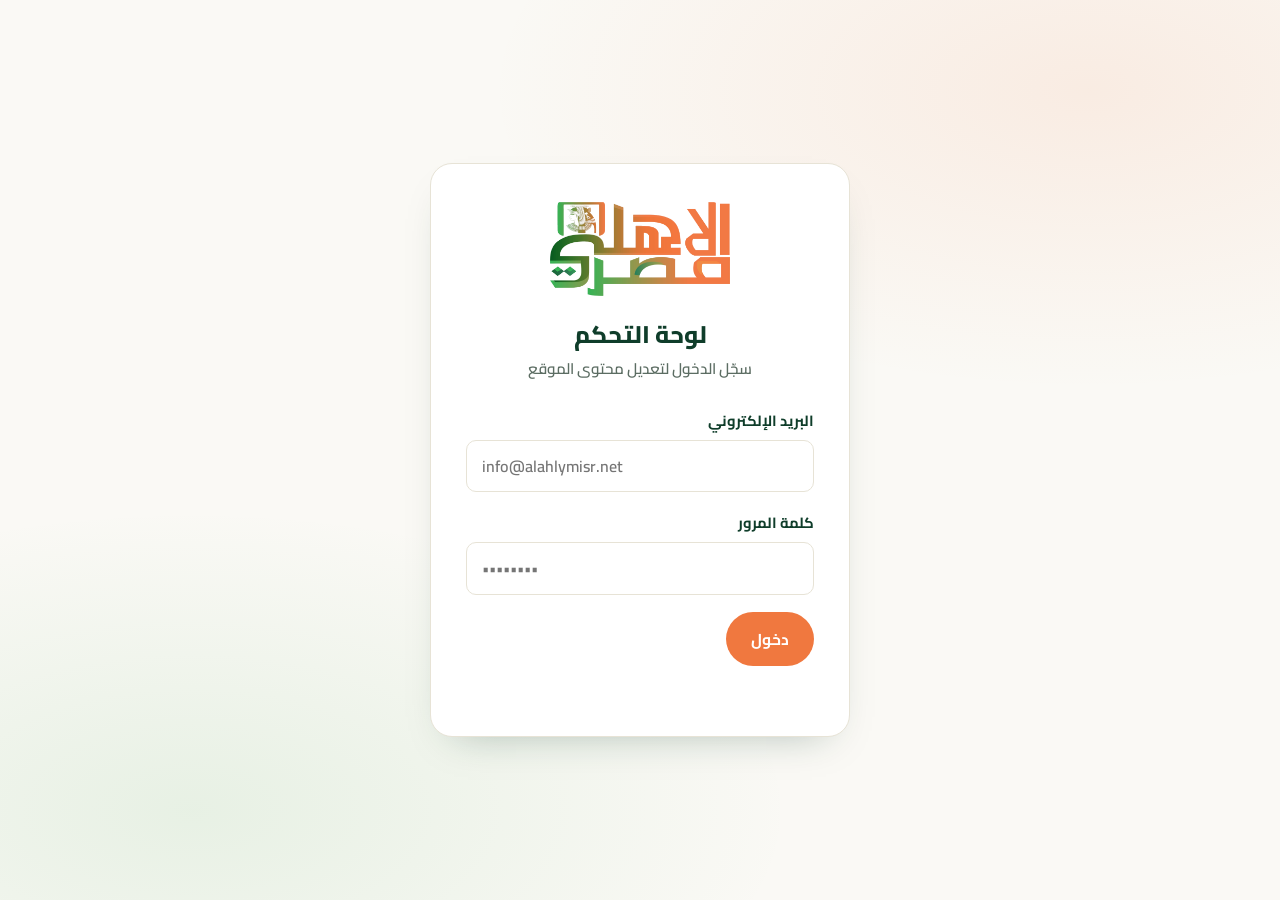
<file: admin/index.html>
<!DOCTYPE html>
<html lang="ar" dir="rtl">
<head>
<meta charset="UTF-8">
<meta name="viewport" content="width=device-width, initial-scale=1.0">
<meta name="robots" content="noindex, nofollow">
<title>لوحة التحكم — الأهلي مصر لإدارة الأصول العقارية</title>
<link rel="icon" type="image/png" href="../assets/favicon.png">
<link rel="stylesheet" href="admin.css">
</head>
<body>

<!-- ========== شاشة تسجيل الدخول ========== -->
<div class="auth" id="loginView">
  <div class="auth__card">
    <img src="../assets/logo.png" alt="شعار الأهلي مصر" class="auth__logo" width="180" height="94">
    <h1>لوحة التحكم</h1>
    <p class="auth__sub">سجّل الدخول لتعديل محتوى الموقع</p>
    <form id="loginForm" novalidate>
      <label class="field">
        <span>البريد الإلكتروني</span>
        <input type="email" id="loginEmail" required autocomplete="username" placeholder="info@alahlymisr.net" dir="ltr">
      </label>
      <label class="field">
        <span>كلمة المرور</span>
        <input type="password" id="loginPass" required autocomplete="current-password" placeholder="••••••••" dir="ltr">
      </label>
      <button class="btn btn--primary" type="submit" id="loginBtn">دخول</button>
      <p class="auth__note" id="loginNote" role="alert"></p>
    </form>
  </div>
</div>

<!-- ========== واجهة المحرر ========== -->
<div class="app" id="editorView" hidden>
  <header class="topbar">
    <div class="topbar__brand">
      <img src="../assets/logo.png" alt="" width="110" height="57">
      <b>لوحة التحكم</b>
    </div>
    <div class="topbar__actions">
      <a class="btn btn--ghost btn--sm" href="../" target="_blank" rel="noopener">عرض الموقع ↗</a>
      <button class="btn btn--ghost btn--sm" type="button" id="pwBtn">تغيير كلمة المرور</button>
      <button class="btn btn--ghost btn--sm" type="button" id="logoutBtn">خروج</button>
    </div>
  </header>

  <div class="layout">
    <aside class="sidebar">
      <nav id="sectionNav" aria-label="أقسام المحتوى"></nav>
    </aside>

    <main class="panel">
      <h2 id="sectionTitle"></h2>
      <p class="panel__desc" id="sectionDesc"></p>
      <div id="sectionFields"></div>
    </main>
  </div>

  <footer class="savebar">
    <button class="btn btn--primary" type="button" id="saveBtn">حفظ التعديلات</button>
    <span class="savebar__status" id="saveStatus"></span>
    <span class="savebar__meta" id="lastSaved"></span>
  </footer>
</div>

<!-- ========== نافذة تغيير كلمة المرور ========== -->
<div class="modal" id="pwModal" hidden>
  <div class="modal__card">
    <h3>تغيير كلمة المرور</h3>
    <form id="pwForm" novalidate>
      <label class="field">
        <span>كلمة المرور الجديدة</span>
        <input type="password" id="pwNew" required minlength="8" autocomplete="new-password" dir="ltr">
      </label>
      <label class="field">
        <span>تأكيد كلمة المرور</span>
        <input type="password" id="pwConfirm" required minlength="8" autocomplete="new-password" dir="ltr">
      </label>
      <div class="modal__actions">
        <button class="btn btn--primary" type="submit">حفظ</button>
        <button class="btn btn--ghost" type="button" id="pwCancel">إلغاء</button>
      </div>
      <p class="auth__note" id="pwNote" role="alert"></p>
    </form>
  </div>
</div>

<script src="admin.js"></script>
</body>
</html>
</file>
<file: css/style.css>
/* ---------- الخطوط (مستضافة محليًا) ---------- */
@font-face {
  font-family: 'Cairo';
  font-style: normal;
  font-weight: 600;
  font-display: swap;
  src: url('../assets/fonts/cairo-var-arabic.woff2') format('woff2');
  unicode-range: U+0600-06FF, U+0750-077F, U+0870-0891, U+0897-08E1, U+08E3-08FF, U+200C-200E, U+2010-2011, U+204F, U+2E41, U+FB50-FDFF, U+FE70-FE74, U+FE76-FEFC, U+102E0-102FB, U+10E60-10E7E, U+10EC2-10EC7, U+10EC9-10EEE, U+10EF0-10EFF, U+1EE00-1EE03, U+1EE05-1EE1F, U+1EE21-1EE22, U+1EE24, U+1EE27, U+1EE29-1EE32, U+1EE34-1EE37, U+1EE39, U+1EE3B, U+1EE42, U+1EE47, U+1EE49, U+1EE4B, U+1EE4D-1EE4F, U+1EE51-1EE52, U+1EE54, U+1EE57, U+1EE59, U+1EE5B, U+1EE5D, U+1EE5F, U+1EE61-1EE62, U+1EE64, U+1EE67-1EE6A, U+1EE6C-1EE72, U+1EE74-1EE77, U+1EE79-1EE7C, U+1EE7E, U+1EE80-1EE89, U+1EE8B-1EE9B, U+1EEA1-1EEA3, U+1EEA5-1EEA9, U+1EEAB-1EEBB, U+1EEF0-1EEF1;
}
@font-face {
  font-family: 'Cairo';
  font-style: normal;
  font-weight: 600;
  font-display: swap;
  src: url('../assets/fonts/cairo-var-latin-ext.woff2') format('woff2');
  unicode-range: U+0100-02BA, U+02BD-02C5, U+02C7-02CC, U+02CE-02D7, U+02DD-02FF, U+0304, U+0308, U+0329, U+1D00-1DBF, U+1E00-1E9F, U+1EF2-1EFF, U+2020, U+20A0-20AB, U+20AD-20C4, U+2113, U+2C60-2C7F, U+A720-A7FF;
}
@font-face {
  font-family: 'Cairo';
  font-style: normal;
  font-weight: 600;
  font-display: swap;
  src: url('../assets/fonts/cairo-var-latin.woff2') format('woff2');
  unicode-range: U+0000-00FF, U+0131, U+0152-0153, U+02BB-02BC, U+02C6, U+02DA, U+02DC, U+0304, U+0308, U+0329, U+2000-206F, U+20AC, U+2122, U+2191, U+2193, U+2212, U+2215, U+FEFF, U+FFFD;
}
@font-face {
  font-family: 'Cairo';
  font-style: normal;
  font-weight: 700;
  font-display: swap;
  src: url('../assets/fonts/cairo-var-arabic.woff2') format('woff2');
  unicode-range: U+0600-06FF, U+0750-077F, U+0870-0891, U+0897-08E1, U+08E3-08FF, U+200C-200E, U+2010-2011, U+204F, U+2E41, U+FB50-FDFF, U+FE70-FE74, U+FE76-FEFC, U+102E0-102FB, U+10E60-10E7E, U+10EC2-10EC7, U+10EC9-10EEE, U+10EF0-10EFF, U+1EE00-1EE03, U+1EE05-1EE1F, U+1EE21-1EE22, U+1EE24, U+1EE27, U+1EE29-1EE32, U+1EE34-1EE37, U+1EE39, U+1EE3B, U+1EE42, U+1EE47, U+1EE49, U+1EE4B, U+1EE4D-1EE4F, U+1EE51-1EE52, U+1EE54, U+1EE57, U+1EE59, U+1EE5B, U+1EE5D, U+1EE5F, U+1EE61-1EE62, U+1EE64, U+1EE67-1EE6A, U+1EE6C-1EE72, U+1EE74-1EE77, U+1EE79-1EE7C, U+1EE7E, U+1EE80-1EE89, U+1EE8B-1EE9B, U+1EEA1-1EEA3, U+1EEA5-1EEA9, U+1EEAB-1EEBB, U+1EEF0-1EEF1;
}
@font-face {
  font-family: 'Cairo';
  font-style: normal;
  font-weight: 700;
  font-display: swap;
  src: url('../assets/fonts/cairo-var-latin-ext.woff2') format('woff2');
  unicode-range: U+0100-02BA, U+02BD-02C5, U+02C7-02CC, U+02CE-02D7, U+02DD-02FF, U+0304, U+0308, U+0329, U+1D00-1DBF, U+1E00-1E9F, U+1EF2-1EFF, U+2020, U+20A0-20AB, U+20AD-20C4, U+2113, U+2C60-2C7F, U+A720-A7FF;
}
@font-face {
  font-family: 'Cairo';
  font-style: normal;
  font-weight: 700;
  font-display: swap;
  src: url('../assets/fonts/cairo-var-latin.woff2') format('woff2');
  unicode-range: U+0000-00FF, U+0131, U+0152-0153, U+02BB-02BC, U+02C6, U+02DA, U+02DC, U+0304, U+0308, U+0329, U+2000-206F, U+20AC, U+2122, U+2191, U+2193, U+2212, U+2215, U+FEFF, U+FFFD;
}
@font-face {
  font-family: 'Cairo';
  font-style: normal;
  font-weight: 800;
  font-display: swap;
  src: url('../assets/fonts/cairo-var-arabic.woff2') format('woff2');
  unicode-range: U+0600-06FF, U+0750-077F, U+0870-0891, U+0897-08E1, U+08E3-08FF, U+200C-200E, U+2010-2011, U+204F, U+2E41, U+FB50-FDFF, U+FE70-FE74, U+FE76-FEFC, U+102E0-102FB, U+10E60-10E7E, U+10EC2-10EC7, U+10EC9-10EEE, U+10EF0-10EFF, U+1EE00-1EE03, U+1EE05-1EE1F, U+1EE21-1EE22, U+1EE24, U+1EE27, U+1EE29-1EE32, U+1EE34-1EE37, U+1EE39, U+1EE3B, U+1EE42, U+1EE47, U+1EE49, U+1EE4B, U+1EE4D-1EE4F, U+1EE51-1EE52, U+1EE54, U+1EE57, U+1EE59, U+1EE5B, U+1EE5D, U+1EE5F, U+1EE61-1EE62, U+1EE64, U+1EE67-1EE6A, U+1EE6C-1EE72, U+1EE74-1EE77, U+1EE79-1EE7C, U+1EE7E, U+1EE80-1EE89, U+1EE8B-1EE9B, U+1EEA1-1EEA3, U+1EEA5-1EEA9, U+1EEAB-1EEBB, U+1EEF0-1EEF1;
}
@font-face {
  font-family: 'Cairo';
  font-style: normal;
  font-weight: 800;
  font-display: swap;
  src: url('../assets/fonts/cairo-var-latin-ext.woff2') format('woff2');
  unicode-range: U+0100-02BA, U+02BD-02C5, U+02C7-02CC, U+02CE-02D7, U+02DD-02FF, U+0304, U+0308, U+0329, U+1D00-1DBF, U+1E00-1E9F, U+1EF2-1EFF, U+2020, U+20A0-20AB, U+20AD-20C4, U+2113, U+2C60-2C7F, U+A720-A7FF;
}
@font-face {
  font-family: 'Cairo';
  font-style: normal;
  font-weight: 800;
  font-display: swap;
  src: url('../assets/fonts/cairo-var-latin.woff2') format('woff2');
  unicode-range: U+0000-00FF, U+0131, U+0152-0153, U+02BB-02BC, U+02C6, U+02DA, U+02DC, U+0304, U+0308, U+0329, U+2000-206F, U+20AC, U+2122, U+2191, U+2193, U+2212, U+2215, U+FEFF, U+FFFD;
}
@font-face {
  font-family: 'Cairo';
  font-style: normal;
  font-weight: 900;
  font-display: swap;
  src: url('../assets/fonts/cairo-var-arabic.woff2') format('woff2');
  unicode-range: U+0600-06FF, U+0750-077F, U+0870-0891, U+0897-08E1, U+08E3-08FF, U+200C-200E, U+2010-2011, U+204F, U+2E41, U+FB50-FDFF, U+FE70-FE74, U+FE76-FEFC, U+102E0-102FB, U+10E60-10E7E, U+10EC2-10EC7, U+10EC9-10EEE, U+10EF0-10EFF, U+1EE00-1EE03, U+1EE05-1EE1F, U+1EE21-1EE22, U+1EE24, U+1EE27, U+1EE29-1EE32, U+1EE34-1EE37, U+1EE39, U+1EE3B, U+1EE42, U+1EE47, U+1EE49, U+1EE4B, U+1EE4D-1EE4F, U+1EE51-1EE52, U+1EE54, U+1EE57, U+1EE59, U+1EE5B, U+1EE5D, U+1EE5F, U+1EE61-1EE62, U+1EE64, U+1EE67-1EE6A, U+1EE6C-1EE72, U+1EE74-1EE77, U+1EE79-1EE7C, U+1EE7E, U+1EE80-1EE89, U+1EE8B-1EE9B, U+1EEA1-1EEA3, U+1EEA5-1EEA9, U+1EEAB-1EEBB, U+1EEF0-1EEF1;
}
@font-face {
  font-family: 'Cairo';
  font-style: normal;
  font-weight: 900;
  font-display: swap;
  src: url('../assets/fonts/cairo-var-latin-ext.woff2') format('woff2');
  unicode-range: U+0100-02BA, U+02BD-02C5, U+02C7-02CC, U+02CE-02D7, U+02DD-02FF, U+0304, U+0308, U+0329, U+1D00-1DBF, U+1E00-1E9F, U+1EF2-1EFF, U+2020, U+20A0-20AB, U+20AD-20C4, U+2113, U+2C60-2C7F, U+A720-A7FF;
}
@font-face {
  font-family: 'Cairo';
  font-style: normal;
  font-weight: 900;
  font-display: swap;
  src: url('../assets/fonts/cairo-var-latin.woff2') format('woff2');
  unicode-range: U+0000-00FF, U+0131, U+0152-0153, U+02BB-02BC, U+02C6, U+02DA, U+02DC, U+0304, U+0308, U+0329, U+2000-206F, U+20AC, U+2122, U+2191, U+2193, U+2212, U+2215, U+FEFF, U+FFFD;
}
@font-face {
  font-family: 'Tajawal';
  font-style: normal;
  font-weight: 400;
  font-display: swap;
  src: url('../assets/fonts/tajawal-400-arabic.woff2') format('woff2');
  unicode-range: U+0600-06FF, U+0750-077F, U+0870-0891, U+0897-08E1, U+08E3-08FF, U+200C-200E, U+2010-2011, U+204F, U+2E41, U+FB50-FDFF, U+FE70-FE74, U+FE76-FEFC, U+102E0-102FB, U+10E60-10E7E, U+10EC2-10EC7, U+10EC9-10EEE, U+10EF0-10EFF, U+1EE00-1EE03, U+1EE05-1EE1F, U+1EE21-1EE22, U+1EE24, U+1EE27, U+1EE29-1EE32, U+1EE34-1EE37, U+1EE39, U+1EE3B, U+1EE42, U+1EE47, U+1EE49, U+1EE4B, U+1EE4D-1EE4F, U+1EE51-1EE52, U+1EE54, U+1EE57, U+1EE59, U+1EE5B, U+1EE5D, U+1EE5F, U+1EE61-1EE62, U+1EE64, U+1EE67-1EE6A, U+1EE6C-1EE72, U+1EE74-1EE77, U+1EE79-1EE7C, U+1EE7E, U+1EE80-1EE89, U+1EE8B-1EE9B, U+1EEA1-1EEA3, U+1EEA5-1EEA9, U+1EEAB-1EEBB, U+1EEF0-1EEF1;
}
@font-face {
  font-family: 'Tajawal';
  font-style: normal;
  font-weight: 400;
  font-display: swap;
  src: url('../assets/fonts/tajawal-400-latin.woff2') format('woff2');
  unicode-range: U+0000-00FF, U+0131, U+0152-0153, U+02BB-02BC, U+02C6, U+02DA, U+02DC, U+0304, U+0308, U+0329, U+2000-206F, U+20AC, U+2122, U+2191, U+2193, U+2212, U+2215, U+FEFF, U+FFFD;
}
@font-face {
  font-family: 'Tajawal';
  font-style: normal;
  font-weight: 500;
  font-display: swap;
  src: url('../assets/fonts/tajawal-500-arabic.woff2') format('woff2');
  unicode-range: U+0600-06FF, U+0750-077F, U+0870-0891, U+0897-08E1, U+08E3-08FF, U+200C-200E, U+2010-2011, U+204F, U+2E41, U+FB50-FDFF, U+FE70-FE74, U+FE76-FEFC, U+102E0-102FB, U+10E60-10E7E, U+10EC2-10EC7, U+10EC9-10EEE, U+10EF0-10EFF, U+1EE00-1EE03, U+1EE05-1EE1F, U+1EE21-1EE22, U+1EE24, U+1EE27, U+1EE29-1EE32, U+1EE34-1EE37, U+1EE39, U+1EE3B, U+1EE42, U+1EE47, U+1EE49, U+1EE4B, U+1EE4D-1EE4F, U+1EE51-1EE52, U+1EE54, U+1EE57, U+1EE59, U+1EE5B, U+1EE5D, U+1EE5F, U+1EE61-1EE62, U+1EE64, U+1EE67-1EE6A, U+1EE6C-1EE72, U+1EE74-1EE77, U+1EE79-1EE7C, U+1EE7E, U+1EE80-1EE89, U+1EE8B-1EE9B, U+1EEA1-1EEA3, U+1EEA5-1EEA9, U+1EEAB-1EEBB, U+1EEF0-1EEF1;
}
@font-face {
  font-family: 'Tajawal';
  font-style: normal;
  font-weight: 500;
  font-display: swap;
  src: url('../assets/fonts/tajawal-500-latin.woff2') format('woff2');
  unicode-range: U+0000-00FF, U+0131, U+0152-0153, U+02BB-02BC, U+02C6, U+02DA, U+02DC, U+0304, U+0308, U+0329, U+2000-206F, U+20AC, U+2122, U+2191, U+2193, U+2212, U+2215, U+FEFF, U+FFFD;
}
@font-face {
  font-family: 'Tajawal';
  font-style: normal;
  font-weight: 700;
  font-display: swap;
  src: url('../assets/fonts/tajawal-700-arabic.woff2') format('woff2');
  unicode-range: U+0600-06FF, U+0750-077F, U+0870-0891, U+0897-08E1, U+08E3-08FF, U+200C-200E, U+2010-2011, U+204F, U+2E41, U+FB50-FDFF, U+FE70-FE74, U+FE76-FEFC, U+102E0-102FB, U+10E60-10E7E, U+10EC2-10EC7, U+10EC9-10EEE, U+10EF0-10EFF, U+1EE00-1EE03, U+1EE05-1EE1F, U+1EE21-1EE22, U+1EE24, U+1EE27, U+1EE29-1EE32, U+1EE34-1EE37, U+1EE39, U+1EE3B, U+1EE42, U+1EE47, U+1EE49, U+1EE4B, U+1EE4D-1EE4F, U+1EE51-1EE52, U+1EE54, U+1EE57, U+1EE59, U+1EE5B, U+1EE5D, U+1EE5F, U+1EE61-1EE62, U+1EE64, U+1EE67-1EE6A, U+1EE6C-1EE72, U+1EE74-1EE77, U+1EE79-1EE7C, U+1EE7E, U+1EE80-1EE89, U+1EE8B-1EE9B, U+1EEA1-1EEA3, U+1EEA5-1EEA9, U+1EEAB-1EEBB, U+1EEF0-1EEF1;
}
@font-face {
  font-family: 'Tajawal';
  font-style: normal;
  font-weight: 700;
  font-display: swap;
  src: url('../assets/fonts/tajawal-700-latin.woff2') format('woff2');
  unicode-range: U+0000-00FF, U+0131, U+0152-0153, U+02BB-02BC, U+02C6, U+02DA, U+02DC, U+0304, U+0308, U+0329, U+2000-206F, U+20AC, U+2122, U+2191, U+2193, U+2212, U+2215, U+FEFF, U+FFFD;
}
@font-face {
  font-family: 'Tajawal';
  font-style: normal;
  font-weight: 800;
  font-display: swap;
  src: url('../assets/fonts/tajawal-800-arabic.woff2') format('woff2');
  unicode-range: U+0600-06FF, U+0750-077F, U+0870-0891, U+0897-08E1, U+08E3-08FF, U+200C-200E, U+2010-2011, U+204F, U+2E41, U+FB50-FDFF, U+FE70-FE74, U+FE76-FEFC, U+102E0-102FB, U+10E60-10E7E, U+10EC2-10EC7, U+10EC9-10EEE, U+10EF0-10EFF, U+1EE00-1EE03, U+1EE05-1EE1F, U+1EE21-1EE22, U+1EE24, U+1EE27, U+1EE29-1EE32, U+1EE34-1EE37, U+1EE39, U+1EE3B, U+1EE42, U+1EE47, U+1EE49, U+1EE4B, U+1EE4D-1EE4F, U+1EE51-1EE52, U+1EE54, U+1EE57, U+1EE59, U+1EE5B, U+1EE5D, U+1EE5F, U+1EE61-1EE62, U+1EE64, U+1EE67-1EE6A, U+1EE6C-1EE72, U+1EE74-1EE77, U+1EE79-1EE7C, U+1EE7E, U+1EE80-1EE89, U+1EE8B-1EE9B, U+1EEA1-1EEA3, U+1EEA5-1EEA9, U+1EEAB-1EEBB, U+1EEF0-1EEF1;
}
@font-face {
  font-family: 'Tajawal';
  font-style: normal;
  font-weight: 800;
  font-display: swap;
  src: url('../assets/fonts/tajawal-800-latin.woff2') format('woff2');
  unicode-range: U+0000-00FF, U+0131, U+0152-0153, U+02BB-02BC, U+02C6, U+02DA, U+02DC, U+0304, U+0308, U+0329, U+2000-206F, U+20AC, U+2122, U+2191, U+2193, U+2212, U+2215, U+FEFF, U+FFFD;
}

/* ============================================================
   الأهلي مصر لإدارة الأصول العقارية — التنسيقات
   لوحة الألوان مأخوذة من الشعار: برتقالي + أخضر + ذهبي
   ============================================================ */

:root {
  --orange: #F0783F;
  --orange-600: #DE5F2A;
  --orange-100: #FDEEE4;
  --green: #43A650;
  --green-700: #2E8540;
  --green-100: #EAF5EB;
  --gold: #A87830;
  --forest: #0F3D2A;
  --forest-2: #16523A;
  --bg: #FAF9F5;
  --bg-alt: #F3F1E9;
  --surface: #FFFFFF;
  --ink: #22322A;
  --muted: #5C6D63;
  --line: #E7E3D6;
  --radius: 20px;
  --container: 1180px;
  --font-head: 'Cairo', 'Tajawal', sans-serif;
  --font-body: 'Tajawal', 'Cairo', sans-serif;
  --grad: linear-gradient(120deg, var(--orange) 10%, var(--green) 90%);
  --shadow-sm: 0 6px 18px -12px rgba(15, 61, 42, .35);
  --shadow-md: 0 18px 40px -24px rgba(15, 61, 42, .35);
  --shadow-lg: 0 28px 60px -30px rgba(15, 61, 42, .45);
}

* { box-sizing: border-box; }

html {
  scroll-behavior: smooth;
  scroll-padding-top: 96px;
}

body {
  margin: 0;
  font-family: var(--font-body);
  font-size: 16.5px;
  line-height: 1.95;
  color: var(--ink);
  background: var(--bg);
  -webkit-font-smoothing: antialiased;
  overflow-x: hidden;
}

h1, h2, h3, h4 { font-family: var(--font-head); line-height: 1.5; margin: 0; }
p { margin: 0; }
img { max-width: 100%; display: block; }
a { color: inherit; }
ul, ol { margin: 0; padding: 0; }

.container {
  width: min(100% - 2.5rem, var(--container));
  margin-inline: auto;
}

.sprite { position: absolute; width: 0; height: 0; overflow: hidden; }
.ico { width: 1.5em; height: 1.5em; flex: none; }

.skip-link {
  position: absolute; inset-inline-start: -999px; top: 0;
  background: var(--forest); color: #fff; padding: .7rem 1.2rem; z-index: 200;
}
.skip-link:focus { inset-inline-start: 0; }

/* ---------- الأزرار ---------- */
.btn {
  display: inline-flex; align-items: center; justify-content: center; gap: .55rem;
  font-family: var(--font-head); font-weight: 700; font-size: 1rem;
  padding: .8rem 1.7rem; border-radius: 999px;
  border: 2px solid transparent; cursor: pointer; text-decoration: none;
  transition: transform .25s ease, box-shadow .25s ease, background .25s ease, color .25s ease, border-color .25s ease;
}
.btn--primary {
  background: var(--grad); color: #fff;
  box-shadow: 0 14px 30px -16px rgba(240, 120, 63, .8);
}
.btn--primary:hover { transform: translateY(-3px); box-shadow: 0 20px 36px -16px rgba(240, 120, 63, .85); }
.btn--ghost { background: var(--surface); color: var(--forest); border-color: var(--line); }
.btn--ghost:hover { border-color: var(--green); color: var(--green-700); transform: translateY(-3px); }
.btn--light { background: #fff; color: var(--forest); }
.btn--light:hover { transform: translateY(-3px); box-shadow: 0 18px 34px -18px rgba(0, 0, 0, .5); }
.btn--lg { padding: 1rem 2.1rem; font-size: 1.05rem; }

/* ---------- الهيدر ---------- */
.header {
  position: sticky; top: 0; z-index: 80;
  background: rgba(250, 249, 245, .88);
  backdrop-filter: blur(14px);
  border-bottom: 1px solid transparent;
  transition: border-color .3s, box-shadow .3s, background .3s;
}
.header.is-scrolled {
  border-color: var(--line);
  background: rgba(250, 249, 245, .96);
  box-shadow: 0 10px 30px -22px rgba(15, 61, 42, .6);
}
.header__inner { display: flex; align-items: center; gap: 1.4rem; height: 86px; }
.brand { display: inline-flex; align-items: center; }
.brand img { height: 54px; width: auto; }

.nav { margin-inline-start: auto; }
.nav__list { display: flex; align-items: center; gap: 1.5rem; list-style: none; }
.nav__link {
  position: relative; display: inline-block; padding: .35rem 0;
  font-family: var(--font-head); font-weight: 700; font-size: .97rem;
  color: var(--ink); text-decoration: none; transition: color .25s;
}
.nav__link::after {
  content: ""; position: absolute; inset-inline: 0; bottom: -2px;
  height: 3px; border-radius: 3px; background: var(--grad);
  transform: scaleX(0); transform-origin: right; transition: transform .3s;
}
.nav__link:hover, .nav__link.is-active { color: var(--orange-600); }
.nav__link:hover::after, .nav__link.is-active::after { transform: scaleX(1); }

.burger {
  display: none; flex-direction: column; align-items: stretch; justify-content: center; gap: 5px;
  width: 46px; height: 46px; padding: 10px;
  background: var(--surface); border: 1px solid var(--line);
  border-radius: 12px; cursor: pointer;
}
.burger span { display: block; height: 2.5px; border-radius: 2px; background: var(--forest); transition: .3s; }
.burger[aria-expanded="true"] span:nth-child(1) { transform: translateY(7.5px) rotate(45deg); }
.burger[aria-expanded="true"] span:nth-child(2) { opacity: 0; }
.burger[aria-expanded="true"] span:nth-child(3) { transform: translateY(-7.5px) rotate(-45deg); }

/* ---------- البطل ---------- */
.hero { position: relative; overflow: hidden; padding: clamp(3rem, 7vw, 6rem) 0 clamp(3.5rem, 8vw, 6.5rem); }
.hero__bg { position: absolute; inset: 0; pointer-events: none; }
.blob { position: absolute; border-radius: 50%; filter: blur(90px); opacity: .4; }
.blob--orange { width: 460px; height: 460px; background: #F6A575; top: -140px; inset-inline-start: -120px; }
.blob--green { width: 420px; height: 420px; background: #8ED49A; bottom: -160px; inset-inline-end: -100px; opacity: .35; }
.blob--gold { width: 300px; height: 300px; background: #E8C89A; top: 40%; inset-inline-start: 42%; opacity: .25; }

.hero__inner {
  position: relative; display: grid;
  grid-template-columns: 1.05fr .95fr; gap: 3rem; align-items: center;
}
.hero__eyebrow {
  display: inline-flex; align-items: center; gap: .6rem;
  background: var(--surface); border: 1px solid var(--line);
  border-radius: 999px; padding: .5rem 1.05rem;
  font-family: var(--font-head); font-weight: 700; font-size: .92rem; color: var(--forest);
  box-shadow: var(--shadow-sm);
}
.hero__eyebrow .dot {
  width: 9px; height: 9px; border-radius: 50%;
  background: var(--orange); box-shadow: 0 0 0 4px rgba(240, 120, 63, .18);
}
.hero__title {
  margin-top: 1.2rem;
  font-size: clamp(2.7rem, 6.2vw, 4.7rem);
  font-weight: 900; line-height: 1.25;
  background: var(--grad);
  -webkit-background-clip: text; background-clip: text; color: transparent;
}
.hero__tagline {
  margin-top: .4rem;
  font-family: var(--font-head); font-weight: 800;
  font-size: clamp(1.25rem, 2.6vw, 1.75rem); color: var(--forest);
}
.hero__lead { margin-top: 1.1rem; max-width: 56ch; color: var(--muted); font-size: 1.1rem; }
.hero__lead strong { color: var(--forest); }
.hero__actions { display: flex; flex-wrap: wrap; gap: 1rem; margin-top: 1.8rem; }
.hero__trust {
  display: flex; flex-wrap: wrap; gap: 1.3rem; list-style: none;
  margin-top: 1.9rem; font-weight: 500; color: var(--forest); font-size: .98rem;
}
.hero__trust .check {
  display: inline-grid; place-items: center;
  width: 22px; height: 22px; border-radius: 50%;
  background: var(--green-100); color: var(--green-700);
  font-size: .8rem; font-weight: 700; margin-inline-end: .35rem;
}

.hero__visual { position: relative; min-height: 420px; }
.hero__logo-ring {
  position: absolute; inset: 8% 4% 12% 4%;
  display: grid; place-items: center;
  background: radial-gradient(circle at 30% 25%, #FFFFFF 0%, #F7F5EC 70%);
  border: 1px solid var(--line); border-radius: 36px;
  box-shadow: var(--shadow-lg);
}
.hero__logo-ring img { width: 78%; height: auto; }

.float-card {
  position: absolute; display: flex; align-items: center; gap: .7rem;
  background: var(--surface); border: 1px solid var(--line);
  border-radius: 16px; padding: .75rem 1rem;
  font-family: var(--font-head); font-weight: 700; font-size: .92rem; color: var(--forest);
  box-shadow: var(--shadow-md);
  animation: floaty 5.5s ease-in-out infinite;
}
.float-card__icon {
  display: grid; place-items: center; width: 40px; height: 40px;
  border-radius: 12px; background: var(--orange-100); color: var(--orange-600);
}
.float-card--1 { top: 6%; inset-inline-end: -2%; animation-delay: 0s; }
.float-card--2 { bottom: 20%; inset-inline-start: -4%; animation-delay: 1.4s; }
.float-card--3 { bottom: 2%; inset-inline-end: 8%; animation-delay: 2.6s; }
.float-card--2 .float-card__icon { background: var(--green-100); color: var(--green-700); }
.float-card--3 .float-card__icon { background: #F6EFE0; color: var(--gold); }

@keyframes floaty {
  0%, 100% { transform: translateY(0); }
  50% { transform: translateY(-12px); }
}

/* ---------- الأرقام ---------- */
.stats { position: relative; z-index: 5; margin-top: -1.5rem; }
.stats__grid {
  display: grid; grid-template-columns: repeat(4, 1fr); gap: 1rem;
  background: var(--surface); border: 1px solid var(--line);
  border-radius: 26px; padding: 1.7rem 1.4rem;
  box-shadow: var(--shadow-lg);
}
.stat { text-align: center; padding: .4rem .6rem; }
.stat + .stat { border-inline-start: 1px dashed var(--line); }
.stat__num {
  display: block; font-family: var(--font-head); font-weight: 900;
  font-size: clamp(1.9rem, 3.4vw, 2.6rem); line-height: 1.3;
  background: var(--grad);
  -webkit-background-clip: text; background-clip: text; color: transparent;
}
.stat__label { color: var(--muted); font-size: .97rem; font-weight: 500; }

/* ---------- الأقسام ---------- */
.section { padding: clamp(3.5rem, 8vw, 6.5rem) 0; }
.section--alt { background: var(--bg-alt); }

.section__head { max-width: 800px; margin-inline: auto; text-align: center; margin-bottom: 3rem; }
.section__eyebrow {
  display: inline-flex; align-items: center; gap: .7rem;
  font-family: var(--font-head); font-weight: 800; font-size: .98rem; color: var(--orange-600);
}
.section__eyebrow::before, .section__eyebrow::after {
  content: ""; width: 26px; height: 2.5px; border-radius: 2px; background: var(--grad);
}
.section__title {
  margin-top: .7rem;
  font-size: clamp(1.7rem, 3.6vw, 2.6rem); font-weight: 900; color: var(--forest);
}
.section__desc { margin-top: 1rem; color: var(--muted); font-size: 1.08rem; }

/* ---------- من نحن ---------- */
.about__grid { display: grid; grid-template-columns: 1.15fr .85fr; gap: 3rem; align-items: start; }
.about__text .section__title { margin-top: .6rem; }
.about__p { margin-top: 1.2rem; color: var(--muted); font-size: 1.06rem; }
.about__p strong { color: var(--forest); }
.about__highlights { display: grid; grid-template-columns: 1fr 1fr; gap: 1.1rem; margin-top: 1.8rem; }
.highlight {
  display: flex; gap: .9rem; align-items: flex-start;
  background: var(--surface); border: 1px solid var(--line);
  border-radius: 18px; padding: 1.15rem;
}
.highlight .ico { width: 26px; height: 26px; color: var(--green-700); margin-top: .2rem; }
.highlight h3 { font-size: 1.02rem; font-weight: 800; color: var(--forest); }
.highlight p { font-size: .9rem; color: var(--muted); line-height: 1.8; margin-top: .2rem; }

.about__side { display: grid; gap: 1.2rem; }
.side-card {
  background: linear-gradient(160deg, #FFFFFF 0%, #F8F6EE 100%);
  border: 1px solid var(--line); border-inline-start: 5px solid var(--orange);
  border-radius: 20px; padding: 1.6rem 1.5rem;
  box-shadow: var(--shadow-sm);
}
.side-card--alt { border-inline-start-color: var(--green); }
.side-card__badge {
  display: block; margin-bottom: .55rem;
  font-family: var(--font-head); font-weight: 800; font-size: 1.12rem; color: var(--orange-600);
}
.side-card--alt .side-card__badge { color: var(--green-700); }
.side-card p { color: var(--muted); font-size: .99rem; }

/* ---------- البطاقات ---------- */
.cards { display: grid; gap: 1.4rem; }
.cards--3 { grid-template-columns: repeat(3, 1fr); }
.cards--4 { grid-template-columns: repeat(4, 1fr); }

.card {
  position: relative; background: var(--surface);
  border: 1px solid var(--line); border-radius: var(--radius);
  padding: 1.7rem 1.5rem;
  transition: transform .3s ease, box-shadow .3s ease, border-color .3s ease;
}
.card:hover {
  transform: translateY(-6px);
  border-color: rgba(240, 120, 63, .45);
  box-shadow: var(--shadow-lg);
}
.card__icon {
  display: grid; place-items: center; width: 56px; height: 56px;
  margin-bottom: 1rem; border-radius: 16px;
  background: linear-gradient(135deg, var(--orange-100), var(--green-100));
  color: var(--forest);
  transition: transform .3s ease;
}
.card:hover .card__icon { transform: scale(1.08) rotate(-4deg); }
.card__icon .ico { width: 28px; height: 28px; }
.card__title { font-size: 1.13rem; font-weight: 800; color: var(--forest); }
.card__text { margin-top: .55rem; color: var(--muted); font-size: .97rem; }

/* ---------- مراحل العمل ---------- */
.process {
  list-style: none; display: grid; grid-template-columns: repeat(5, 1fr);
  gap: 1.1rem; counter-reset: step;
}
.process__item {
  background: var(--surface); border: 1px solid var(--line);
  border-radius: var(--radius); padding: 1.6rem 1.25rem;
  transition: transform .3s ease, box-shadow .3s ease, border-color .3s ease;
}
.process__item:hover { transform: translateY(-6px); box-shadow: var(--shadow-lg); border-color: rgba(67, 166, 80, .5); }
.process__num {
  display: block; margin-bottom: .8rem;
  font-family: var(--font-head); font-weight: 900; font-size: 1.6rem;
  background: var(--grad); -webkit-background-clip: text; background-clip: text; color: transparent;
}
.process__item h3 { font-size: 1.05rem; font-weight: 800; color: var(--forest); }
.process__item p { margin-top: .5rem; font-size: .92rem; color: var(--muted); }

/* ---------- لماذا نحن (قسم أخضر داكن) ---------- */
.section--forest {
  position: relative; overflow: hidden;
  background: radial-gradient(1000px 500px at 85% -10%, #1E6B45 0%, transparent 60%),
              linear-gradient(160deg, var(--forest) 0%, var(--forest-2) 100%);
}
.section--forest::before {
  content: ""; position: absolute; inset: 0; pointer-events: none;
  background-image: radial-gradient(rgba(255, 255, 255, .07) 1.2px, transparent 1.2px);
  background-size: 26px 26px;
  mask-image: linear-gradient(to bottom, transparent, #000 30%, #000 70%, transparent);
}
.section--forest .container { position: relative; }
.section__head--light .section__title { color: #FFFFFF; }
.section__head--light .section__desc { color: #C3D9C9; }
.section__head--light .section__eyebrow { color: #F6A575; }

.cards--light .card {
  background: rgba(255, 255, 255, .06);
  border-color: rgba(255, 255, 255, .14);
}
.cards--light .card:hover { background: rgba(255, 255, 255, .1); border-color: rgba(246, 165, 117, .6); }
.cards--light .card__icon { background: rgba(255, 255, 255, .1); color: #F6A575; }
.cards--light .card__title { color: #FFFFFF; }
.cards--light .card__text { color: #C3D9C9; }

/* ---------- الفئة المستهدفة ---------- */
.audience__grid { display: grid; grid-template-columns: 1.15fr .85fr; gap: 3rem; align-items: center; }
.chips { display: flex; flex-wrap: wrap; gap: .8rem; list-style: none; margin-top: 1.7rem; }
.chip {
  background: var(--surface); border: 1px solid var(--line);
  border-radius: 999px; padding: .55rem 1.15rem;
  font-family: var(--font-head); font-weight: 700; font-size: .95rem; color: var(--forest);
  transition: .25s;
}
.chip:hover { border-color: var(--green); background: var(--green-100); transform: translateY(-3px); }

.quote {
  position: relative; margin: 0;
  background: linear-gradient(150deg, var(--forest) 0%, var(--forest-2) 75%);
  border-radius: 28px; padding: 2.6rem 2.2rem 2.2rem;
  box-shadow: var(--shadow-lg); overflow: hidden;
}
.quote::before {
  content: "”"; position: absolute; top: -1.2rem; inset-inline-end: 1.4rem;
  font-family: var(--font-head); font-size: 7rem; font-weight: 900;
  color: rgba(240, 120, 63, .35); line-height: 1;
}
.quote p {
  position: relative; font-family: var(--font-head); font-weight: 800;
  font-size: clamp(1.3rem, 2.4vw, 1.7rem); color: #FFFFFF; line-height: 1.9;
}
.quote footer { margin-top: 1rem; color: #F6A575; font-size: .95rem; font-weight: 700; }

/* ---------- شريط الدعوة ---------- */
.cta-band {
  position: relative; overflow: hidden;
  background: linear-gradient(120deg, #0F3D2A 0%, #16523A 55%, #1E6B45 100%);
}
.cta-band::after {
  content: ""; position: absolute; width: 340px; height: 340px; border-radius: 50%;
  background: rgba(240, 120, 63, .25); filter: blur(70px);
  top: -120px; inset-inline-start: -80px;
}
.cta-band__inner {
  position: relative; display: flex; align-items: center; justify-content: space-between;
  gap: 2rem; padding: clamp(2.6rem, 5vw, 4rem) 0;
}
.cta-band h2 { color: #FFFFFF; font-size: clamp(1.5rem, 3.2vw, 2.3rem); font-weight: 900; }
.cta-band p { color: #C3D9C9; margin-top: .5rem; font-size: 1.05rem; }

/* ---------- تواصل معنا ---------- */
.contact__grid { display: grid; grid-template-columns: .9fr 1.1fr; gap: 2.5rem; align-items: start; }
.contact__info { display: grid; gap: 1rem; }
.info-item {
  display: flex; gap: 1rem; align-items: flex-start;
  background: var(--surface); border: 1px solid var(--line);
  border-radius: 18px; padding: 1.1rem 1.2rem;
  text-decoration: none; color: inherit;
  transition: transform .25s ease, border-color .25s ease, box-shadow .25s ease;
}
a.info-item:hover {
  transform: translateY(-4px); border-color: rgba(67, 166, 80, .55); box-shadow: var(--shadow-md);
}
a.info-item:hover .info-item__icon { background: var(--orange-100); color: var(--orange-600); }
.info-item__icon {
  display: grid; place-items: center; width: 48px; height: 48px; flex: none;
  border-radius: 14px; background: var(--green-100); color: var(--green-700);
  transition: .25s;
}
.info-item__icon .ico { width: 24px; height: 24px; }
.info-item__body { display: grid; gap: .1rem; }
.info-item__body small { color: var(--muted); font-size: .87rem; }
.info-item__body b { font-family: var(--font-head); font-weight: 700; font-size: 1.03rem; color: var(--forest); line-height: 1.7; }

.form {
  background: var(--surface); border: 1px solid var(--line);
  border-radius: 26px; padding: clamp(1.4rem, 3vw, 2.2rem);
  box-shadow: var(--shadow-md);
}
.form__row { display: grid; grid-template-columns: 1fr 1fr; gap: 1.2rem; }
.field { display: grid; gap: .45rem; margin-bottom: 1.15rem; }
.field > span {
  font-family: var(--font-head); font-weight: 700; font-size: .95rem; color: var(--forest);
}
.field input, .field select, .field textarea {
  width: 100%; font-family: var(--font-body); font-size: 1rem; color: var(--ink);
  background: #FCFBF6; border: 1.5px solid var(--line); border-radius: 13px;
  padding: .85rem 1rem; transition: border-color .25s, box-shadow .25s, background .25s;
}
.field textarea { resize: vertical; min-height: 130px; }
.field input:focus, .field select:focus, .field textarea:focus {
  outline: none; background: #FFFFFF; border-color: var(--green);
  box-shadow: 0 0 0 4px rgba(67, 166, 80, .16);
}
.field input.is-invalid, .field select.is-invalid, .field textarea.is-invalid {
  border-color: #D84A3A; box-shadow: 0 0 0 4px rgba(216, 74, 58, .14);
}
.form__actions { display: flex; flex-wrap: wrap; gap: .9rem; margin-top: .4rem; }
.form__note { margin-top: 1rem; font-size: .88rem; color: var(--muted); }
.form__note.is-error { color: #C43D2E; font-weight: 700; }
.form__note.is-success { color: var(--green-700); font-weight: 700; }

/* ---------- الفوتر ---------- */
.footer { background: #0B2A1D; color: #BFD4C6; margin-top: 0; }
.footer__grid {
  display: grid; grid-template-columns: 1.5fr 1fr 1fr 1.35fr; gap: 2.5rem;
  padding: clamp(3rem, 6vw, 4.5rem) 0 3rem;
}
.footer__brand img {
  height: 66px; width: auto; background: #FFFFFF;
  padding: 8px 14px; border-radius: 14px;
}
.footer__brand p { margin-top: 1.1rem; font-size: .95rem; line-height: 1.95; color: #A9C2B2; }
.footer__slogan { color: #F6A575 !important; font-family: var(--font-head); font-weight: 700; }
.footer__col h3 { color: #FFFFFF; font-size: 1.05rem; font-weight: 800; margin-bottom: 1.1rem; }
.footer__col ul { list-style: none; display: grid; gap: .65rem; }
.footer__col a { color: #BFD4C6; text-decoration: none; font-size: .96rem; transition: color .25s, padding .25s; }
.footer__col a:hover { color: #F6A575; padding-inline-start: 4px; }
.footer__contact li { display: flex; gap: .6rem; align-items: flex-start; font-size: .95rem; }
.footer__contact .ico { width: 19px; height: 19px; color: #7FBF8D; margin-top: .35rem; }
.footer__contact span { line-height: 1.8; }
.footer__bottom { border-top: 1px solid rgba(255, 255, 255, .1); padding: 1.2rem 0; text-align: center; }
.footer__bottom p { font-size: .9rem; color: #93AE9E; }

/* ---------- عناصر عائمة ---------- */
.wa-fab {
  position: fixed; bottom: 22px; inset-inline-start: 22px; z-index: 90;
  display: grid; place-items: center; width: 58px; height: 58px;
  border-radius: 50%; background: #25D366; color: #fff;
  box-shadow: 0 14px 30px -12px rgba(37, 211, 102, .8);
  text-decoration: none; transition: transform .25s ease;
}
.wa-fab .ico { width: 28px; height: 28px; }
.wa-fab:hover { transform: scale(1.1); }

.to-top {
  position: fixed; bottom: 22px; inset-inline-end: 22px; z-index: 90;
  display: grid; place-items: center; width: 48px; height: 48px;
  border: 1px solid var(--line); border-radius: 50%;
  background: var(--surface); color: var(--forest); cursor: pointer;
  box-shadow: var(--shadow-md);
  opacity: 0; visibility: hidden; transform: translateY(12px);
  transition: .3s;
}
.to-top.is-visible { opacity: 1; visibility: visible; transform: none; }
.to-top:hover { background: var(--forest); color: #fff; }

/* ---------- ظهور العناصر عند التمرير ---------- */
[data-reveal] {
  opacity: 0; transform: translateY(26px);
  transition: opacity .7s ease, transform .7s ease;
}
[data-reveal].is-visible { opacity: 1; transform: none; }
.cards [data-reveal]:nth-child(2), .process [data-reveal]:nth-child(2) { transition-delay: .1s; }
.cards [data-reveal]:nth-child(3), .process [data-reveal]:nth-child(3) { transition-delay: .2s; }
.cards [data-reveal]:nth-child(4), .process [data-reveal]:nth-child(4) { transition-delay: .3s; }
.cards [data-reveal]:nth-child(5), .process [data-reveal]:nth-child(5) { transition-delay: .4s; }
.cards [data-reveal]:nth-child(6) { transition-delay: .5s; }

/* ---------- استجابة ---------- */
@media (max-width: 1100px) {
  .cards--4 { grid-template-columns: repeat(2, 1fr); }
  .process { grid-template-columns: repeat(3, 1fr); }
  .footer__grid { grid-template-columns: 1fr 1fr; }
}

@media (max-width: 920px) {
  /* backdrop-filter يجعل الهيدر حاوية لعناصر position:fixed — نلغيه لتعمل القائمة على كامل الشاشة */
  .header { backdrop-filter: none; -webkit-backdrop-filter: none; }
  .burger { display: flex; }
  .header__cta { display: none; }
  .header__inner { height: 74px; }
  .brand img { height: 46px; }

  .nav {
    position: fixed; inset: 0; z-index: 70;
    background: rgba(15, 61, 42, .45); backdrop-filter: blur(4px);
    opacity: 0; visibility: hidden; transition: opacity .3s ease, visibility .3s ease;
    margin: 0;
  }
  .nav.is-open { opacity: 1; visibility: visible; }
  /* زر القائمة يبقى فوق طبقة القائمة ليظهر كزر إغلاق */
  .burger { position: relative; z-index: 71; }
  .nav__list {
    position: absolute; inset-block: 0; inset-inline-start: 0;
    display: flex; flex-direction: column; align-items: stretch; gap: 0;
    width: min(82vw, 340px); height: 100%;
    background: var(--bg); padding: 6.5rem 1.8rem 2rem;
    transform: translateX(100%); transition: transform .35s ease;
    overflow-y: auto; box-shadow: var(--shadow-lg);
  }
  .nav.is-open .nav__list { transform: translateX(0); }
  .nav__link {
    display: block; padding: .95rem .2rem; font-size: 1.08rem;
    border-bottom: 1px solid var(--line);
  }
  .nav__link::after { display: none; }

  .hero__inner { grid-template-columns: 1fr; gap: 2.5rem; }
  .hero__visual { min-height: 340px; order: 2; }
  .hero__content { order: 1; }
  .about__grid, .audience__grid, .contact__grid { grid-template-columns: 1fr; }
  .cards--3 { grid-template-columns: repeat(2, 1fr); }
  .stats__grid { grid-template-columns: repeat(2, 1fr); row-gap: 1.4rem; }
  .stat:nth-child(3) { border-inline-start: none; }
  .stat + .stat { border-inline-start: 1px dashed var(--line); }
  .stat:nth-child(odd) { border-inline-start: none; }
  .cta-band__inner { flex-direction: column; align-items: flex-start; }
}

@media (max-width: 640px) {
  body { font-size: 16px; }
  .container { width: min(100% - 1.7rem, var(--container)); }
  .cards--3, .cards--4, .process, .form__row, .about__highlights { grid-template-columns: 1fr; }
  .float-card { font-size: .84rem; padding: .6rem .8rem; }
  .float-card--3 { display: none; }
  .hero__visual { min-height: 300px; }
  .stats__grid { padding: 1.3rem 1rem; }
  .footer__grid { grid-template-columns: 1fr; gap: 2rem; }
  .form__actions .btn { width: 100%; }
  .wa-fab { width: 52px; height: 52px; bottom: 16px; inset-inline-start: 16px; }
  .to-top { bottom: 16px; inset-inline-end: 16px; }
}

/* ---------- تقليل الحركة ---------- */
@media (prefers-reduced-motion: reduce) {
  html { scroll-behavior: auto; }
  [data-reveal] { opacity: 1; transform: none; transition: none; }
  .float-card { animation: none; }
  * { transition-duration: .01ms !important; animation-duration: .01ms !important; }
}
</file>
<file: admin/admin.css>
/* ============================================================
   لوحة التحكم — الأهلي مصر لإدارة الأصول العقارية
   نفس لوحة ألوان الموقع: برتقالي + أخضر + ذهبي
   ============================================================ */

@font-face {
  font-family: 'Cairo';
  font-style: normal;
  font-weight: 600 800;
  font-display: swap;
  src: url('../assets/fonts/cairo-var-arabic.woff2') format('woff2');
  unicode-range: U+0600-06FF, U+0750-077F, U+0870-0891, U+0897-08E1, U+08E3-08FF, U+200C-200E, U+2010-2011, U+204F, U+2E41, U+FB50-FDFF, U+FE70-FE74, U+FE76-FEFC, U+102E0-102FB, U+10E60-10E7E, U+10EC2-10EC7, U+10EC9-10EEE, U+10EF0-10EFF, U+1EE00-1EE03, U+1EE05-1EE1F, U+1EE21-1EE22, U+1EE24, U+1EE27, U+1EE29-1EE32, U+1EE34-1EE37, U+1EE39, U+1EE3B, U+1EE42, U+1EE47, U+1EE49, U+1EE4B, U+1EE4D-1EE4F, U+1EE51-1EE52, U+1EE54, U+1EE57, U+1EE59, U+1EE5B, U+1EE5D, U+1EE5F, U+1EE61-1EE62, U+1EE64, U+1EE67-1EE6A, U+1EE6C-1EE72, U+1EE74-1EE77, U+1EE79-1EE7C, U+1EE7E, U+1EE80-1EE89, U+1EE8B-1EE9B, U+1EEA1-1EEA3, U+1EEA5-1EEA9, U+1EEAB-1EEBB, U+1EEF0-1EEF1;
}
@font-face {
  font-family: 'Cairo';
  font-style: normal;
  font-weight: 600 800;
  font-display: swap;
  src: url('../assets/fonts/cairo-var-latin.woff2') format('woff2');
  unicode-range: U+0000-00FF, U+0131, U+0152-0153, U+02BB-02BC, U+02C6, U+02DA, U+02DC, U+0304, U+0308, U+0329, U+2000-206F, U+20AC, U+2122, U+2191, U+2193, U+2212, U+2215, U+FEFF, U+FFFD;
}

:root {
  --orange: #F0783F;
  --orange-600: #DE5F2A;
  --orange-100: #FDEEE4;
  --green: #43A650;
  --green-700: #2E8540;
  --green-100: #EAF5EB;
  --gold: #A87830;
  --forest: #0F3D2A;
  --bg: #FAF9F5;
  --bg-alt: #F3F1E9;
  --surface: #FFFFFF;
  --ink: #22322A;
  --muted: #5C6D63;
  --line: #E7E3D6;
  --danger: #C0392B;
  --radius: 14px;
  --font: 'Cairo', 'Segoe UI', Tahoma, sans-serif;
  --shadow-md: 0 18px 40px -24px rgba(15, 61, 42, .35);
}

* { box-sizing: border-box; }

[hidden] { display: none !important; }

body {
  margin: 0;
  font-family: var(--font);
  font-size: 16px;
  line-height: 1.8;
  color: var(--ink);
  background: var(--bg);
}

h1, h2, h3 { font-weight: 800; color: var(--forest); line-height: 1.4; }

/* ---------- الأزرار ---------- */
.btn {
  display: inline-flex; align-items: center; justify-content: center; gap: .5rem;
  font-family: var(--font); font-weight: 700; font-size: .98rem;
  padding: .7rem 1.5rem; border-radius: 999px; border: 1px solid transparent;
  cursor: pointer; text-decoration: none; transition: all .2s ease;
}
.btn--primary { background: var(--orange); color: #fff; }
.btn--primary:hover { background: var(--orange-600); transform: translateY(-1px); }
.btn--primary:disabled { opacity: .6; cursor: wait; transform: none; }
.btn--ghost { background: transparent; color: var(--forest); border-color: var(--line); }
.btn--ghost:hover { border-color: var(--forest); }
.btn--sm { padding: .45rem 1rem; font-size: .88rem; }
.btn--danger { background: transparent; color: var(--danger); border-color: #e5c8c4; }
.btn--danger:hover { background: #fdf1ef; }

/* ---------- الحقول ---------- */
.field { display: block; margin-bottom: 1.1rem; }
.field > span { display: block; font-weight: 700; font-size: .92rem; color: var(--forest); margin-bottom: .35rem; }
.field input, .field textarea, .field select {
  width: 100%; font-family: var(--font); font-size: 1rem; color: var(--ink);
  padding: .65rem .9rem; border: 1px solid var(--line); border-radius: 10px;
  background: var(--surface); transition: border-color .15s ease, box-shadow .15s ease;
}
.field input:focus, .field textarea:focus, .field select:focus {
  outline: none; border-color: var(--orange); box-shadow: 0 0 0 3px var(--orange-100);
}
.field textarea { resize: vertical; min-height: 90px; line-height: 1.8; }
.field__hint { font-size: .8rem; color: var(--muted); margin-top: .25rem; }

/* ---------- تسجيل الدخول ---------- */
.auth {
  min-height: 100vh; display: grid; place-items: center; padding: 1.5rem;
  background:
    radial-gradient(600px 300px at 85% 10%, rgba(240, 120, 63, .10), transparent),
    radial-gradient(600px 300px at 15% 90%, rgba(67, 166, 80, .10), transparent),
    var(--bg);
}
.auth__card {
  width: min(420px, 100%); background: var(--surface); border: 1px solid var(--line);
  border-radius: 22px; padding: 2.4rem 2.2rem; box-shadow: var(--shadow-md); text-align: center;
}
.auth__logo { margin-bottom: .8rem; }
.auth__card h1 { font-size: 1.5rem; margin: 0 0 .2rem; }
.auth__sub { color: var(--muted); margin: 0 0 1.6rem; font-size: .95rem; }
.auth__card form { text-align: right; }
.auth__note { min-height: 1.4rem; font-size: .9rem; color: var(--danger); margin: .6rem 0 0; }
.auth__note.is-ok { color: var(--green-700); }

/* ---------- الهيكل ---------- */
.topbar {
  position: sticky; top: 0; z-index: 20;
  display: flex; align-items: center; justify-content: space-between; gap: 1rem; flex-wrap: wrap;
  background: var(--surface); border-bottom: 1px solid var(--line); padding: .7rem 1.4rem;
}
.topbar__brand { display: flex; align-items: center; gap: .8rem; }
.topbar__brand img { height: 46px; width: auto; }
.topbar__brand b { color: var(--forest); font-size: 1.05rem; }
.topbar__actions { display: flex; gap: .5rem; flex-wrap: wrap; }

.layout { display: grid; grid-template-columns: 250px 1fr; gap: 1.5rem; max-width: 1200px; margin: 1.5rem auto 7rem; padding: 0 1.4rem; }

.sidebar nav { display: flex; flex-direction: column; gap: .3rem; position: sticky; top: 84px; }
.sidebar button {
  font-family: var(--font); font-weight: 700; font-size: .97rem; text-align: right;
  padding: .65rem .9rem; border: none; border-radius: 10px; cursor: pointer;
  background: transparent; color: var(--ink); transition: all .15s ease;
}
.sidebar button:hover { background: var(--bg-alt); }
.sidebar button.is-active { background: var(--forest); color: #fff; }

.panel {
  background: var(--surface); border: 1px solid var(--line); border-radius: 18px;
  padding: 1.8rem 2rem; box-shadow: var(--shadow-sm, 0 6px 18px -12px rgba(15,61,42,.35));
}
.panel h2 { margin: 0 0 .2rem; font-size: 1.35rem; }
.panel__desc { color: var(--muted); font-size: .92rem; margin: 0 0 1.6rem; }

/* ---------- محرّر القوائم ---------- */
.list { display: grid; gap: 1rem; margin-bottom: 1rem; }
.list__item {
  border: 1px solid var(--line); border-radius: var(--radius); padding: 1.1rem 1.2rem .2rem;
  background: var(--bg);
}
.list__item-head {
  display: flex; align-items: center; justify-content: space-between; gap: .6rem;
  margin-bottom: .7rem;
}
.list__item-head b { font-size: .85rem; color: var(--muted); font-weight: 700; }
.list__item-tools { display: flex; gap: .35rem; }
.list__item-tools button {
  font-family: var(--font); font-size: .8rem; font-weight: 700;
  padding: .2rem .65rem; border-radius: 8px; border: 1px solid var(--line);
  background: var(--surface); color: var(--forest); cursor: pointer;
}
.list__item-tools button:hover { border-color: var(--forest); }
.list__item-tools .del:hover { border-color: var(--danger); color: var(--danger); }
.list__add {
  font-family: var(--font); font-weight: 700; font-size: .95rem;
  width: 100%; padding: .7rem; border: 2px dashed var(--line); border-radius: var(--radius);
  background: transparent; color: var(--forest); cursor: pointer; transition: all .15s ease;
}
.list__add:hover { border-color: var(--green); color: var(--green-700); background: var(--green-100); }
.list-empty { color: var(--muted); font-size: .9rem; margin: 0 0 1rem; }

/* ---------- شريط الحفظ ---------- */
.savebar {
  position: fixed; inset-inline: 0; bottom: 0; z-index: 20;
  display: flex; align-items: center; gap: 1rem;
  background: var(--surface); border-top: 1px solid var(--line); padding: .8rem 1.4rem;
  box-shadow: 0 -8px 30px -20px rgba(15, 61, 42, .4);
}
.savebar__status { font-size: .92rem; font-weight: 700; }
.savebar__status.ok { color: var(--green-700); }
.savebar__status.err { color: var(--danger); }
.savebar__meta { margin-inline-start: auto; font-size: .82rem; color: var(--muted); }

/* ---------- النافذة المنبثقة ---------- */
.modal {
  position: fixed; inset: 0; z-index: 50; display: grid; place-items: center;
  background: rgba(15, 61, 42, .45); padding: 1.5rem;
}
.modal__card {
  width: min(420px, 100%); background: var(--surface); border-radius: 18px;
  padding: 1.8rem 2rem; box-shadow: var(--shadow-md);
}
.modal__card h3 { margin: 0 0 1.2rem; }
.modal__actions { display: flex; gap: .6rem; margin-top: .4rem; }

@media (max-width: 860px) {
  .layout { grid-template-columns: 1fr; margin-top: 1rem; }
  .sidebar nav { flex-direction: row; flex-wrap: wrap; position: static; }
  .panel { padding: 1.4rem 1.2rem; }
}
</file>
